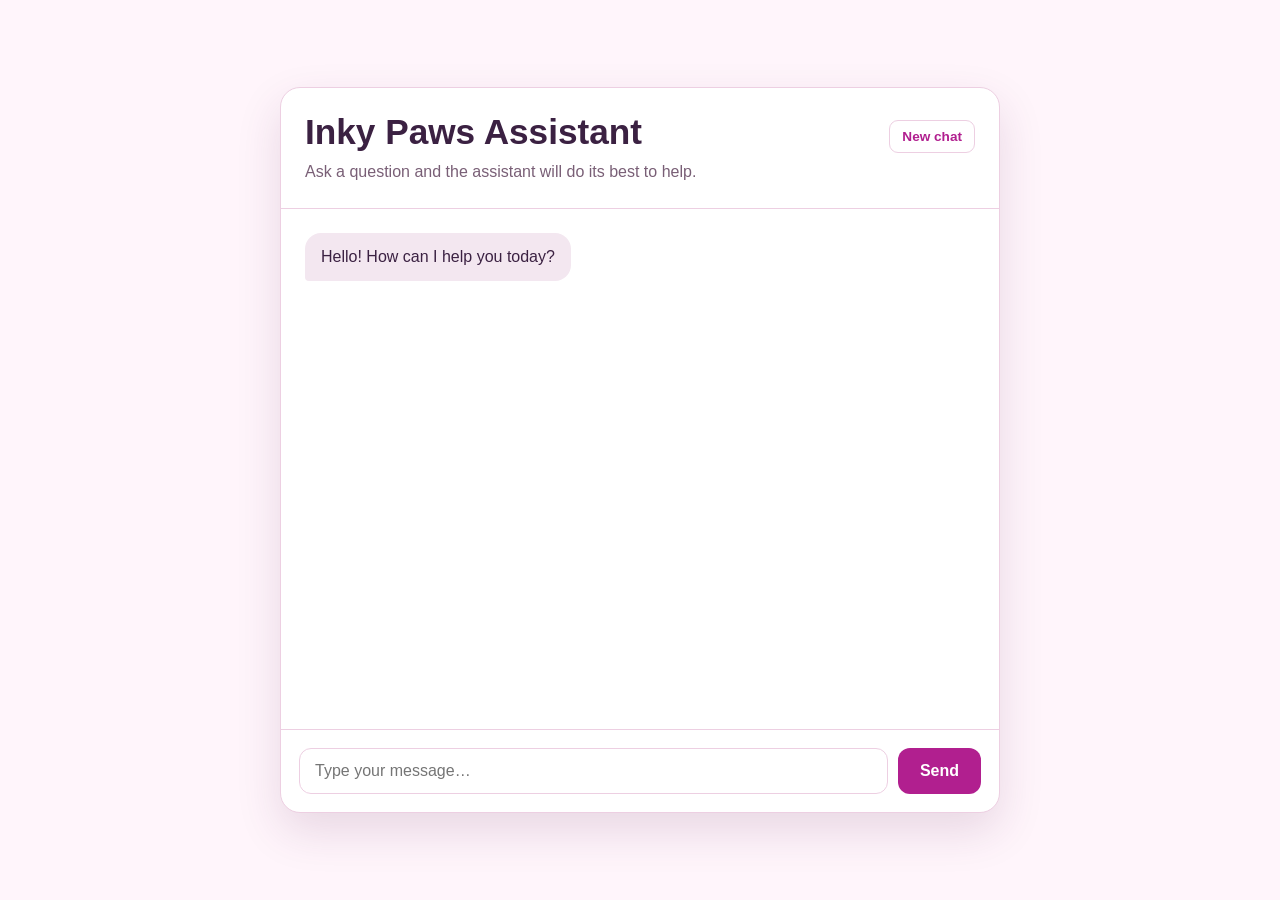
<file: chatbot-test/index.html>
<!DOCTYPE html>
<html lang="en">
<head>
  <meta charset="UTF-8" />
  <meta name="viewport" content="width=device-width, initial-scale=1.0" />
  <meta name="description" content="Test the Inky Paws Assistant chatbot." />
  <title>Inky Paws Assistant</title>
  <link rel="stylesheet" href="style.css" />
</head>
<body>
  <main class="chat-app">
    <header class="chat-header">
      <div class="chat-title-row">
        <h1>Inky Paws Assistant</h1>
        <button id="newChatButton" class="new-chat-button" type="button">New chat</button>
      </div>
      <p>Ask a question and the assistant will do its best to help.</p>
    </header>

    <section id="messageHistory" class="message-history" aria-label="Chat messages" aria-live="polite">
      <div class="message bot-message">Hello! How can I help you today?</div>
    </section>

    <form id="chatForm" class="chat-form">
      <label class="visually-hidden" for="messageInput">Your message</label>
      <input
        id="messageInput"
        name="message"
        type="text"
        placeholder="Type your message…"
        autocomplete="off"
        required
      />
      <button id="sendButton" type="submit">Send</button>
    </form>
  </main>

  <script src="script.js"></script>
</body>
</html>
</file>
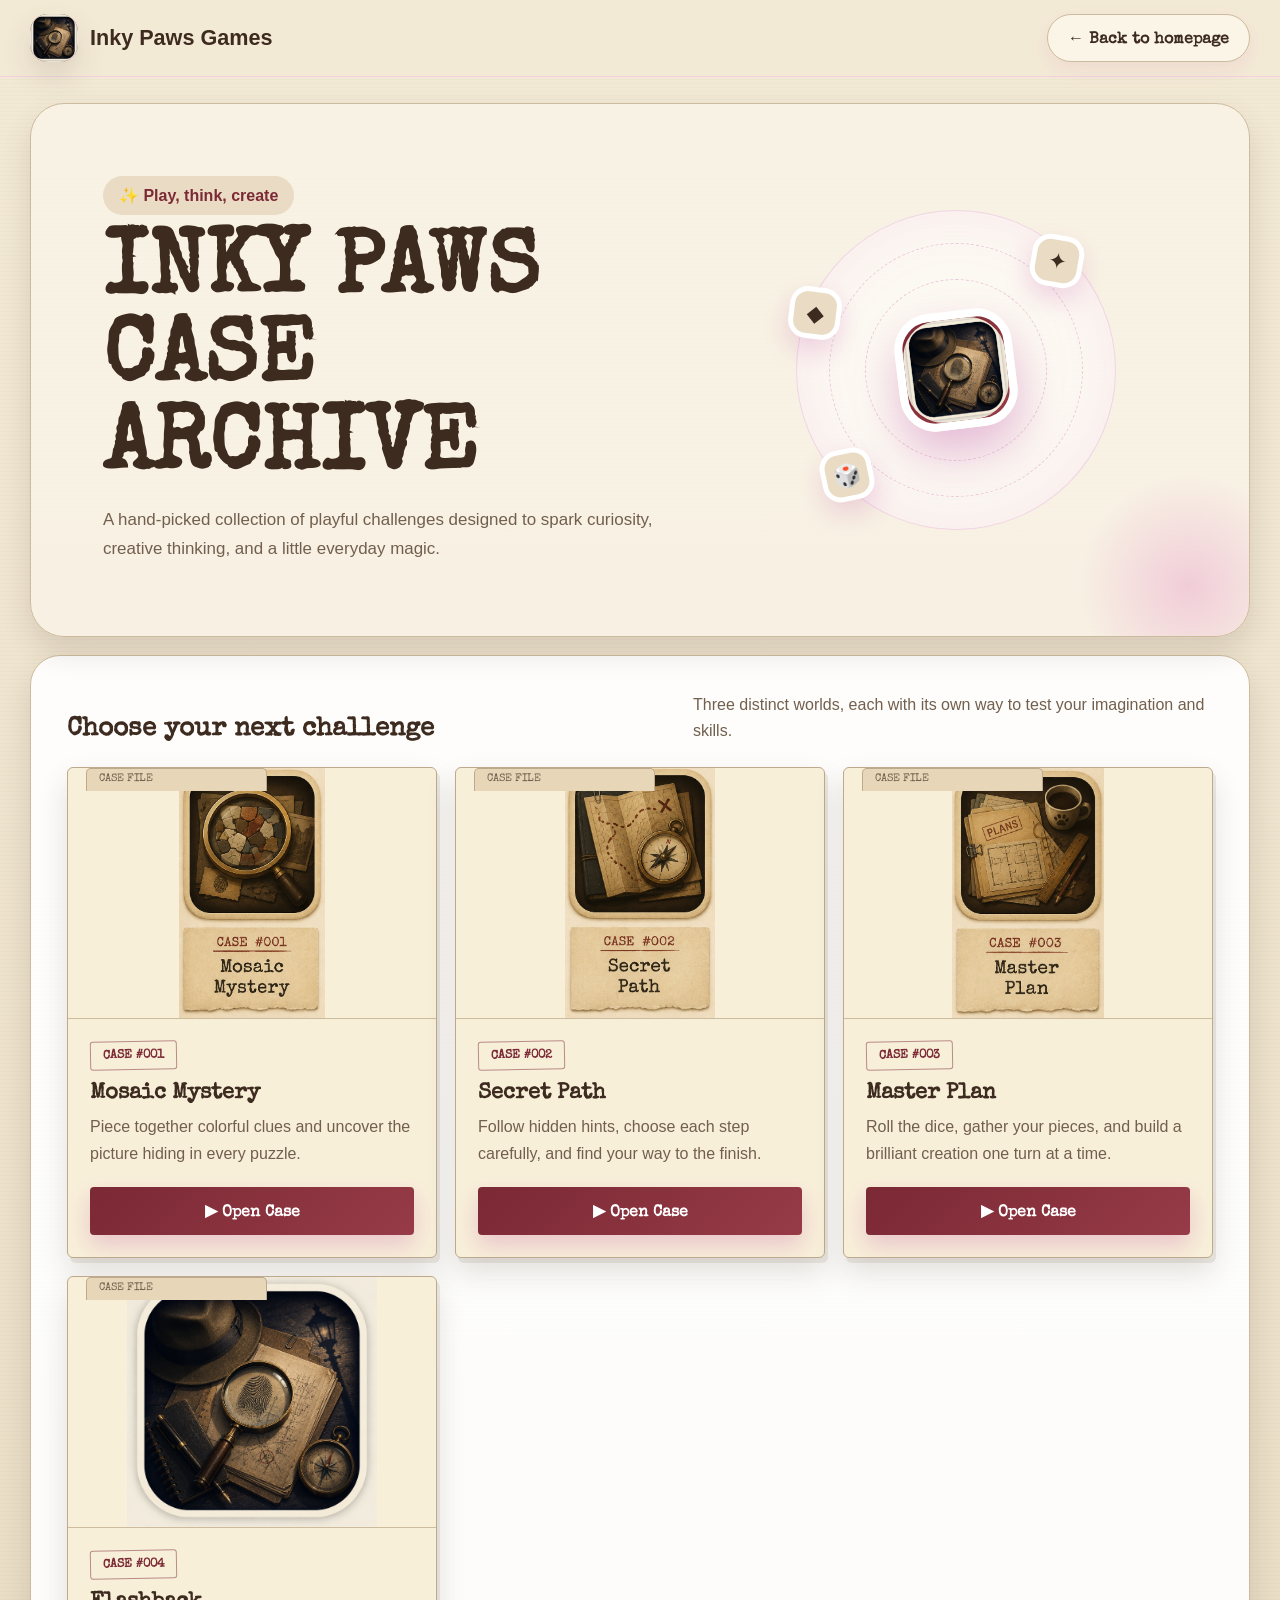
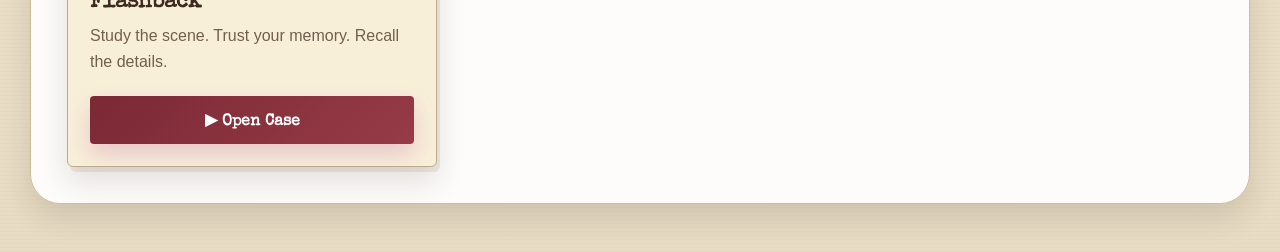
<file: games/index.html>
<!DOCTYPE html>
<html lang="en">
<head>
  <meta charset="UTF-8" />
  <meta name="viewport" content="width=device-width, initial-scale=1.0" />
  <meta name="description" content="Explore playful games from Inky Paws." />
  <title>Games | Inky Paws</title>
  <link rel="preconnect" href="https://fonts.googleapis.com" />
  <link rel="preconnect" href="https://fonts.gstatic.com" crossorigin />
  <link href="https://fonts.googleapis.com/css2?family=Special+Elite&display=swap" rel="stylesheet" />
  <style>
    :root {
      --bg-1: #fff7fb;
      --bg-2: #fff1f7;
      --surface: #ffffff;
      --surface-soft: #fff7fb;
      --text: #3b2142;
      --muted: #7a5a74;
      --accent: #b11f8f;
      --accent-2: #d94bb3;
      --accent-soft: #ffd8ef;
      --chip: #ffe7f3;
      --border: #f3cfe3;
      --shadow: 0 18px 40px rgba(177, 31, 143, 0.12);
      --radius-xl: 30px;
      --radius-lg: 24px;
      --radius-pill: 999px;
    }

    * {
      box-sizing: border-box;
    }

    html {
      scroll-behavior: smooth;
    }

    body {
      min-height: 100vh;
      margin: 0;
      font-family: "Comic Sans MS", "Comic Sans", "Trebuchet MS", Arial, sans-serif;
      color: var(--text);
      background:
        radial-gradient(circle at top left, #ffe5f4 0%, transparent 34%),
        radial-gradient(circle at top right, #ffd9f0 0%, transparent 30%),
        linear-gradient(180deg, var(--bg-1) 0%, var(--bg-2) 100%);
    }

    a {
      color: inherit;
      text-decoration: none;
    }

    .container {
      width: min(1220px, calc(100% - 28px));
      margin: 0 auto;
    }

    .topbar {
      position: sticky;
      top: 0;
      z-index: 10;
      border-bottom: 1px solid rgba(243, 207, 227, 0.9);
      background: rgba(255, 245, 251, 0.82);
      backdrop-filter: blur(12px);
    }

    .topbar-inner {
      min-height: 76px;
      display: flex;
      align-items: center;
      justify-content: space-between;
      gap: 18px;
      padding: 12px 0;
    }

    .brand {
      display: inline-flex;
      align-items: center;
      gap: 12px;
      font-size: 1.35rem;
      font-weight: 700;
    }

    .brand-badge {
      width: 48px;
      height: 48px;
      display: grid;
      place-items: center;
      border-radius: 18px;
      color: white;
      background: linear-gradient(135deg, var(--accent), var(--accent-2));
      box-shadow: var(--shadow);
    }

    .brand-badge img {
      width: 100%;
      height: 100%;
      display: block;
      border-radius: inherit;
      object-fit: contain;
    }

    .home-link,
    .play-button {
      min-height: 48px;
      display: inline-flex;
      align-items: center;
      justify-content: center;
      gap: 8px;
      padding: 12px 20px;
      border-radius: var(--radius-pill);
      font-weight: 700;
      transition: transform 0.16s ease, box-shadow 0.16s ease;
    }

    .home-link {
      border: 1px solid var(--border);
      background: var(--surface);
      box-shadow: 0 8px 20px rgba(177, 31, 143, 0.08);
    }

    .home-link:hover,
    .home-link:focus-visible,
    .play-button:hover,
    .play-button:focus-visible {
      transform: translateY(-2px);
      box-shadow: 0 12px 26px rgba(177, 31, 143, 0.18);
    }

    .home-link:focus-visible,
    .play-button:focus-visible {
      outline: 3px solid var(--accent-soft);
      outline-offset: 3px;
    }

    main {
      padding: 26px 0 48px;
    }

    .hero {
      position: relative;
      overflow: hidden;
      min-height: 430px;
      display: grid;
      grid-template-columns: 1.15fr 0.85fr;
      align-items: center;
      gap: 32px;
      padding: clamp(34px, 6vw, 72px);
      border: 1px solid var(--border);
      border-radius: 34px;
      background:
        radial-gradient(circle at 12% 16%, #ffe2f4 0%, transparent 24%),
        linear-gradient(135deg, #ffffff 0%, #fff5fb 100%);
      box-shadow: var(--shadow);
    }

    .hero::after {
      content: "";
      position: absolute;
      right: -50px;
      bottom: -60px;
      width: 220px;
      height: 220px;
      border-radius: 50%;
      background: radial-gradient(circle, rgba(217, 75, 179, 0.22), transparent 72%);
      pointer-events: none;
    }

    .hero-copy {
      position: relative;
      z-index: 2;
    }

    .hero-kicker {
      display: inline-flex;
      padding: 10px 16px;
      border-radius: var(--radius-pill);
      color: var(--accent);
      background: var(--chip);
      font-weight: 700;
    }

    h1 {
      margin: 16px 0 12px;
      max-width: 760px;
      font-family: "Special Elite", cursive;
      font-size: clamp(3rem, 7vw, 5.7rem);
      line-height: 0.98;
      letter-spacing: -0.045em;
    }

    .hero p {
      max-width: 720px;
      margin: 0;
      color: var(--muted);
      font-size: 1.06rem;
      line-height: 1.7;
    }

    .hero-art {
      position: relative;
      z-index: 1;
      min-height: 290px;
      display: grid;
      place-items: center;
    }

    .hero-orbit {
      width: min(100%, 320px);
      aspect-ratio: 1;
      position: relative;
      display: grid;
      place-items: center;
      border: 1px solid rgba(177, 31, 143, 0.16);
      border-radius: 50%;
      background: rgba(255, 255, 255, 0.52);
      box-shadow: inset 0 0 60px rgba(217, 75, 179, 0.09);
      animation: float 5s ease-in-out infinite;
    }

    .hero-orbit::before,
    .hero-orbit::after {
      content: "";
      position: absolute;
      border: 1px dashed rgba(177, 31, 143, 0.22);
      border-radius: 50%;
    }

    .hero-orbit::before { inset: 32px; }
    .hero-orbit::after { inset: 68px; }

    .hero-symbol {
      position: relative;
      z-index: 2;
      width: 118px;
      height: 118px;
      display: grid;
      place-items: center;
      border: 8px solid white;
      border-radius: 36px;
      color: white;
      background: linear-gradient(135deg, var(--accent), var(--accent-2));
      box-shadow: 0 24px 46px rgba(177, 31, 143, 0.28);
      font-size: 3.8rem;
      transform: rotate(-7deg);
    }

    .hero-symbol img {
      width: 100%;
      height: 100%;
      display: block;
      border-radius: inherit;
      object-fit: contain;
    }

    .orbit-dot {
      position: absolute;
      display: grid;
      place-items: center;
      width: 52px;
      height: 52px;
      border: 5px solid white;
      border-radius: 18px;
      background: var(--chip);
      box-shadow: 0 12px 26px rgba(177, 31, 143, 0.16);
      font-size: 1.4rem;
    }

    .orbit-dot.one { top: 24px; right: 32px; transform: rotate(10deg); }
    .orbit-dot.two { bottom: 28px; left: 24px; transform: rotate(-12deg); }
    .orbit-dot.three { top: 76px; left: -8px; transform: rotate(7deg); }

    @keyframes float {
      0%, 100% { transform: translateY(0); }
      50% { transform: translateY(-10px); }
    }

    .games-section {
      margin-top: 18px;
      padding: clamp(22px, 4vw, 36px);
      border: 1px solid var(--border);
      border-radius: var(--radius-xl);
      background: rgba(255, 255, 255, 0.92);
      box-shadow: var(--shadow);
    }

    .section-heading {
      margin: 0;
      font-size: 1.65rem;
    }

    .section-intro {
      display: flex;
      align-items: end;
      justify-content: space-between;
      gap: 20px;
      margin-bottom: 24px;
    }

    .section-intro p {
      max-width: 520px;
      margin: 0;
      color: var(--muted);
      line-height: 1.6;
    }

    .game-grid {
      display: grid;
      grid-template-columns: repeat(3, minmax(0, 1fr));
      gap: 18px;
    }

    .game-card {
      position: relative;
      overflow: hidden;
      display: flex;
      flex-direction: column;
      border: 1px solid var(--border);
      border-radius: var(--radius-lg);
      background: var(--surface);
      box-shadow: 0 12px 28px rgba(177, 31, 143, 0.1);
      transition: transform 0.28s ease, box-shadow 0.28s ease, border-color 0.28s ease;
    }

    .game-card:hover {
      transform: translateY(-8px);
      border-color: rgba(177, 31, 143, 0.28);
      box-shadow: 0 24px 46px rgba(177, 31, 143, 0.18);
    }

    .game-illustration {
      min-height: 250px;
      position: relative;
      overflow: hidden;
      border-bottom: 1px solid var(--border);
    }

    .game-cover {
      width: 100%;
      height: 250px;
      display: block;
      object-fit: contain;
      image-rendering: auto;
    }

    .category {
      display: inline-flex;
      align-items: center;
      padding: 7px 12px;
      margin-bottom: 13px;
      border-radius: var(--radius-pill);
      color: var(--accent);
      background: var(--chip);
      font-size: 0.78rem;
      font-weight: 700;
      letter-spacing: 0.06em;
      text-transform: uppercase;
    }

    .game-content {
      flex: 1;
      display: flex;
      flex-direction: column;
      align-items: flex-start;
      padding: 22px;
    }

    .game-content h2 {
      margin: 0 0 10px;
      font-family: "Special Elite", cursive;
      font-size: 1.35rem;
    }

    .game-content p {
      margin: 0 0 20px;
      color: var(--muted);
      line-height: 1.65;
    }

    /* Detective case archive theme. */
    :root {
      --bg-1: #f3ead6;
      --bg-2: #e8dcc4;
      --surface: #fbf5e8;
      --surface-soft: #f4ead6;
      --text: #3d2b20;
      --muted: #725f4e;
      --accent: #7b2935;
      --accent-2: #963b47;
      --accent-soft: #ddc2b8;
      --chip: #eadcc4;
      --border: #cdbb9d;
      --shadow: 0 14px 30px rgba(61, 43, 32, 0.14);
    }

    body {
      background-color: var(--bg-1);
      background-image:
        repeating-linear-gradient(0deg, rgba(86, 62, 42, 0.025) 0, rgba(86, 62, 42, 0.025) 1px, transparent 1px, transparent 4px),
        linear-gradient(180deg, var(--bg-1), var(--bg-2));
    }

    h1,
    .section-heading,
    .game-content h2,
    .category,
    .home-link,
    .play-button {
      font-family: "Special Elite", cursive;
      letter-spacing: 0;
    }

    .topbar { background: rgba(243, 234, 214, 0.92); }
    .hero { background: rgba(251, 245, 232, 0.82); }
    .hero::before { border-color: rgba(123, 41, 53, 0.18); }

    .game-card {
      border-color: #bda98b;
      border-radius: 6px;
      background: #f8efd9;
      box-shadow: 3px 5px 0 rgba(91, 67, 45, 0.1), var(--shadow);
    }

    .game-card::before {
      content: "CASE FILE";
      width: 42%;
      height: 18px;
      position: absolute;
      z-index: 2;
      top: 0;
      left: 18px;
      padding: 4px 12px 0;
      border: 1px solid #bda98b;
      border-bottom: 0;
      border-radius: 5px 5px 0 0;
      color: var(--muted);
      background: #e7d7b8;
      font-family: "Special Elite", cursive;
      font-size: 0.7rem;
    }

    .category {
      border: 1px solid rgba(123, 41, 53, 0.5);
      border-radius: 3px;
      color: var(--accent);
      background: transparent;
      transform: rotate(-1deg);
    }

    .play-button { border-radius: 4px; }

    .play-button {
      width: 100%;
      margin-top: auto;
      color: white;
      background: linear-gradient(135deg, var(--accent), var(--accent-2));
      box-shadow: 0 10px 22px rgba(177, 31, 143, 0.2);
    }

    @media (max-width: 900px) {
      .hero {
        grid-template-columns: 1fr;
      }

      .hero-art {
        min-height: 250px;
      }

      .game-grid {
        grid-template-columns: repeat(2, minmax(0, 1fr));
      }
    }

    @media (max-width: 640px) {
      .topbar-inner {
        align-items: stretch;
        flex-direction: column;
      }

      .home-link {
        width: 100%;
      }

      .hero,
      .games-section {
        padding: 22px;
        border-radius: 26px;
      }

      .hero-art {
        display: none;
      }

      .hero {
        min-height: 360px;
      }

      .section-intro {
        align-items: flex-start;
        flex-direction: column;
      }

      .game-grid {
        grid-template-columns: 1fr;
      }
    }

    @media (prefers-reduced-motion: reduce) {
      *, *::before, *::after {
        scroll-behavior: auto !important;
        animation-duration: 0.01ms !important;
        animation-iteration-count: 1 !important;
        transition-duration: 0.01ms !important;
      }
    }
  </style>
</head>
<body>
  <header class="topbar">
    <div class="container topbar-inner">
      <div class="brand">
        <span class="brand-badge" aria-hidden="true"><img src="assets/icons/detective-icon.png" alt="" /></span>
        <span>Inky Paws Games</span>
      </div>
      <a class="home-link" href="../index.html">← Back to homepage</a>
    </div>
  </header>

  <main>
    <div class="container">
      <section class="hero" aria-labelledby="page-title">
        <div class="hero-copy">
          <span class="hero-kicker">✨ Play, think, create</span>
          <h1 id="page-title">INKY PAWS<br />CASE ARCHIVE</h1>
          <p>A hand-picked collection of playful challenges designed to spark curiosity, creative thinking, and a little everyday magic.</p>
        </div>
        <div class="hero-art" aria-hidden="true">
          <div class="hero-orbit">
            <div class="hero-symbol"><img src="assets/icons/detective-icon.png" alt="" /></div>
            <span class="orbit-dot one">✦</span>
            <span class="orbit-dot two">🎲</span>
            <span class="orbit-dot three">◆</span>
          </div>
        </div>
      </section>

      <section class="games-section" aria-labelledby="games-heading">
        <div class="section-intro">
          <h2 class="section-heading" id="games-heading">Choose your next challenge</h2>
          <p>Three distinct worlds, each with its own way to test your imagination and skills.</p>
        </div>

        <div class="game-grid">
          <article class="game-card">
            <div class="game-illustration">
              <img class="game-cover" src="assets/icons/mosaic-mystery-icon.png" alt="Mosaic Mystery icon" />
            </div>
            <div class="game-content">
              <span class="category">CASE #001</span>
              <h2>Mosaic Mystery</h2>
              <p>Piece together colorful clues and uncover the picture hiding in every puzzle.</p>
              <a class="play-button" href="mosaic-mystery/index.html" aria-label="Open Mosaic Mystery case">▶ Open Case</a>
            </div>
          </article>

          <article class="game-card">
            <div class="game-illustration">
              <img class="game-cover" src="assets/icons/secret-path-icon.png" alt="Secret Path icon" />
            </div>
            <div class="game-content">
              <span class="category">CASE #002</span>
              <h2>Secret Path</h2>
              <p>Follow hidden hints, choose each step carefully, and find your way to the finish.</p>
              <a class="play-button" href="secret-path/index.html" aria-label="Open Secret Path case">▶ Open Case</a>
            </div>
          </article>

          <article class="game-card">
            <div class="game-illustration">
              <img class="game-cover" src="assets/icons/master-plan-icon.png" alt="Master Plan icon" />
            </div>
            <div class="game-content">
              <span class="category">CASE #003</span>
              <h2>Master Plan</h2>
              <p>Roll the dice, gather your pieces, and build a brilliant creation one turn at a time.</p>
              <a class="play-button" href="dice-architect/index.html" aria-label="Open Master Plan case">▶ Open Case</a>
            </div>
          </article>

          <article class="game-card">
            <div class="game-illustration">
              <img class="game-cover" src="assets/icons/detective-icon.png" alt="Flashback icon" />
            </div>
            <div class="game-content">
              <span class="category">CASE #004</span>
              <h2>Flashback</h2>
              <p>Study the scene. Trust your memory. Recall the details.</p>
              <a class="play-button" href="flashback/index.html" aria-label="Open Flashback case">▶ Open Case</a>
            </div>
          </article>
        </div>
      </section>
    </div>
  </main>
</body>
</html>
</file>
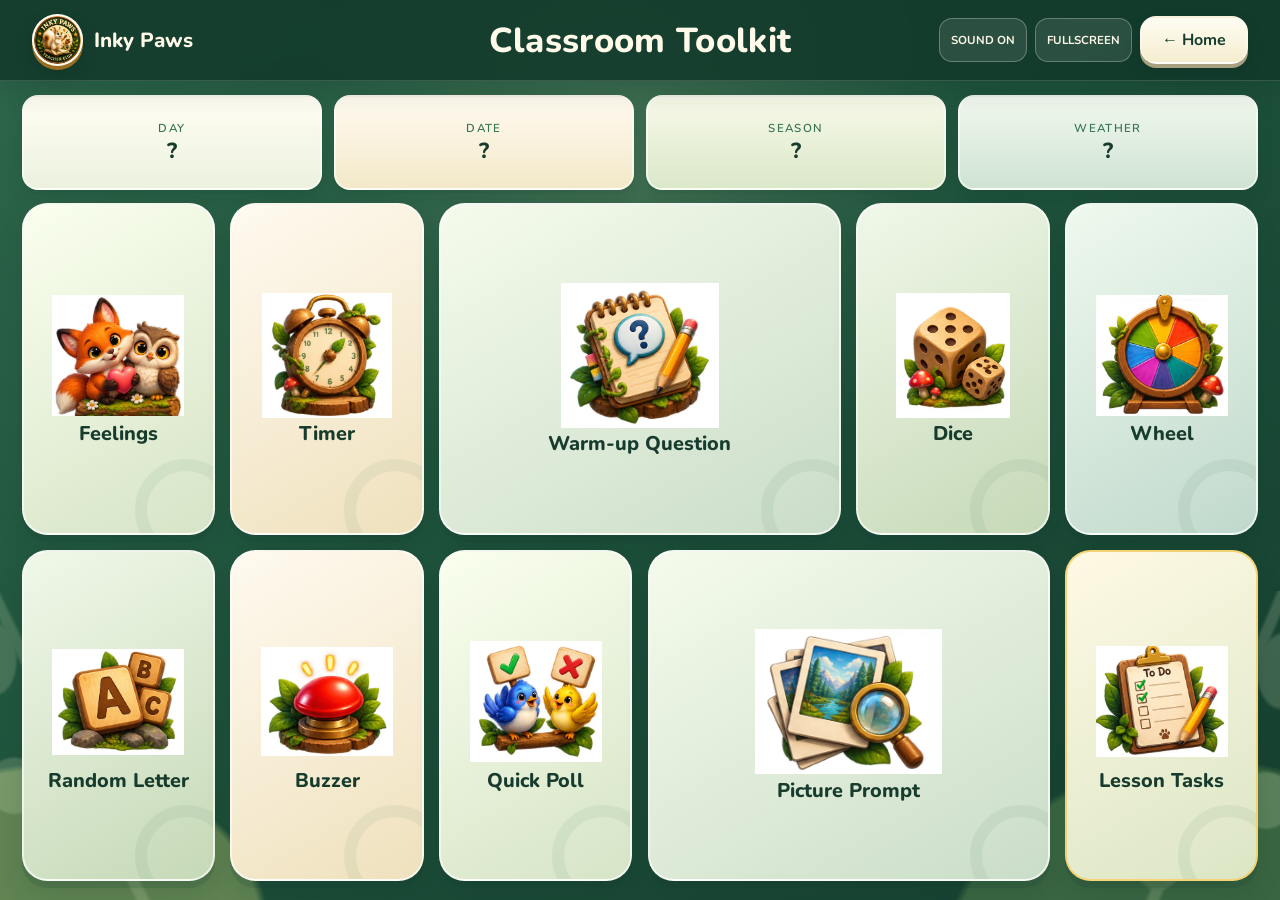
<file: teacher-tools/index.html>
<!DOCTYPE html>
<html lang="en-US">
<head>
  <meta charset="UTF-8" />
  <meta name="viewport" content="width=device-width, initial-scale=1.0" />
  <meta name="description" content="Classroom tools for Inky Paws teachers." />
  <title>Inky Paws | Classroom Toolkit</title>
  <link rel="preconnect" href="https://fonts.googleapis.com" />
  <link rel="preconnect" href="https://fonts.gstatic.com" crossorigin />
  <link href="https://fonts.googleapis.com/css2?family=Nunito:wght@600;700;800&amp;display=swap" rel="stylesheet" />
  <link rel="stylesheet" href="style.css" />
</head>
<body>
  <header class="topbar">
    <a class="brand" href="../index.html" aria-label="Back to the Inky Paws homepage">
      <img class="brand-badge" src="assets/images/inky-paws-logo.png" alt="" aria-hidden="true" />
      <span>Inky Paws</span>
    </a>
    <h1>Classroom Toolkit</h1>
    <div class="header-actions">
      <button type="button" class="header-control" id="sound-toggle">SOUND ON</button>
      <button type="button" class="header-control" id="fullscreen-toggle">FULLSCREEN</button>
      <a class="home-link" href="../index.html">← Home</a>
    </div>
  </header>

  <main class="dashboard">
    <section class="info-bar" aria-label="Classroom information">
      <button type="button" class="info-item" data-tool="Day"><span>Day</span><strong id="day-value">?</strong></button>
      <button type="button" class="info-item" data-tool="Date"><span>Date</span><strong id="date-value">?</strong></button>
      <button type="button" class="info-item" data-tool="Season"><span>Season</span><strong id="season-value">?</strong></button>
      <button type="button" class="info-item" data-tool="Weather"><span>Weather</span><strong id="weather-value">?</strong></button>
    </section>

    <section class="tool-grid" aria-label="Teacher tools">
      <button type="button" class="tool-tile tile-feelings" data-tool="Feelings"><img class="tile-icon" src="assets/images/feelings.png" alt="" aria-hidden="true" /><span>Feelings</span><small class="tool-status" id="feeling-value" hidden></small></button>
      <button type="button" class="tool-tile tile-timer" data-tool="Timer"><img class="tile-icon" src="assets/images/timer.png" alt="" aria-hidden="true" /><span>Timer</span></button>
      <button type="button" class="tool-tile tile-warmup wide" data-tool="Warm-up Question"><img class="tile-icon" src="assets/images/warm-up-question.png" alt="" aria-hidden="true" /><span>Warm-up Question</span></button>
      <button type="button" class="tool-tile tile-dice" data-tool="Dice"><img class="tile-icon" src="assets/images/dice.png" alt="" aria-hidden="true" /><span>Dice</span></button>
      <button type="button" class="tool-tile tile-wheel" data-tool="Wheel"><img class="tile-icon" src="assets/images/wheel.png" alt="" aria-hidden="true" /><span>Wheel</span></button>
      <button type="button" class="tool-tile tile-letter" data-tool="Random Letter"><img class="tile-icon" src="assets/images/random-letter.png" alt="" aria-hidden="true" /><span>Random Letter</span></button>
      <button type="button" class="tool-tile tile-buzzer" data-tool="Buzzer"><img class="tile-icon" src="assets/images/buzzer.png" alt="" aria-hidden="true" /><span>Buzzer</span></button>
      <button type="button" class="tool-tile tile-poll" data-tool="Quick Poll"><img class="tile-icon" src="assets/images/quick-poll.png" alt="" aria-hidden="true" /><span>Quick Poll</span></button>
      <button type="button" class="tool-tile tile-picture wide" data-tool="Picture Prompt"><img class="tile-icon" src="assets/images/picture-prompt.png" alt="" aria-hidden="true" /><span>Picture Prompt</span></button>
      <button type="button" class="tool-tile tile-prompt lesson-tasks-tile" data-tool="Lesson Tasks">
        <img class="tile-icon" src="assets/images/lesson-tasks.png" alt="" aria-hidden="true" /><span>Lesson Tasks</span>
        <span class="tile-lesson-preview" id="lesson-tile-preview" hidden></span>
      </button>
    </section>
  </main>

  <div class="tool-overlay" id="tool-overlay" role="dialog" aria-modal="true" aria-labelledby="overlay-title" hidden>
    <div class="overlay-panel">
      <h2 id="overlay-title"></h2>
      <div class="overlay-content" id="overlay-content"><p>Tool coming next</p></div>
      <button type="button" class="close-button" id="close-overlay">← Back to Dashboard</button>
    </div>
  </div>

  <script src="data/warmup-questions.js"></script>
  <script src="data/picture-prompts.js"></script>
  <script src="script.js"></script>
</body>
</html>
</file>
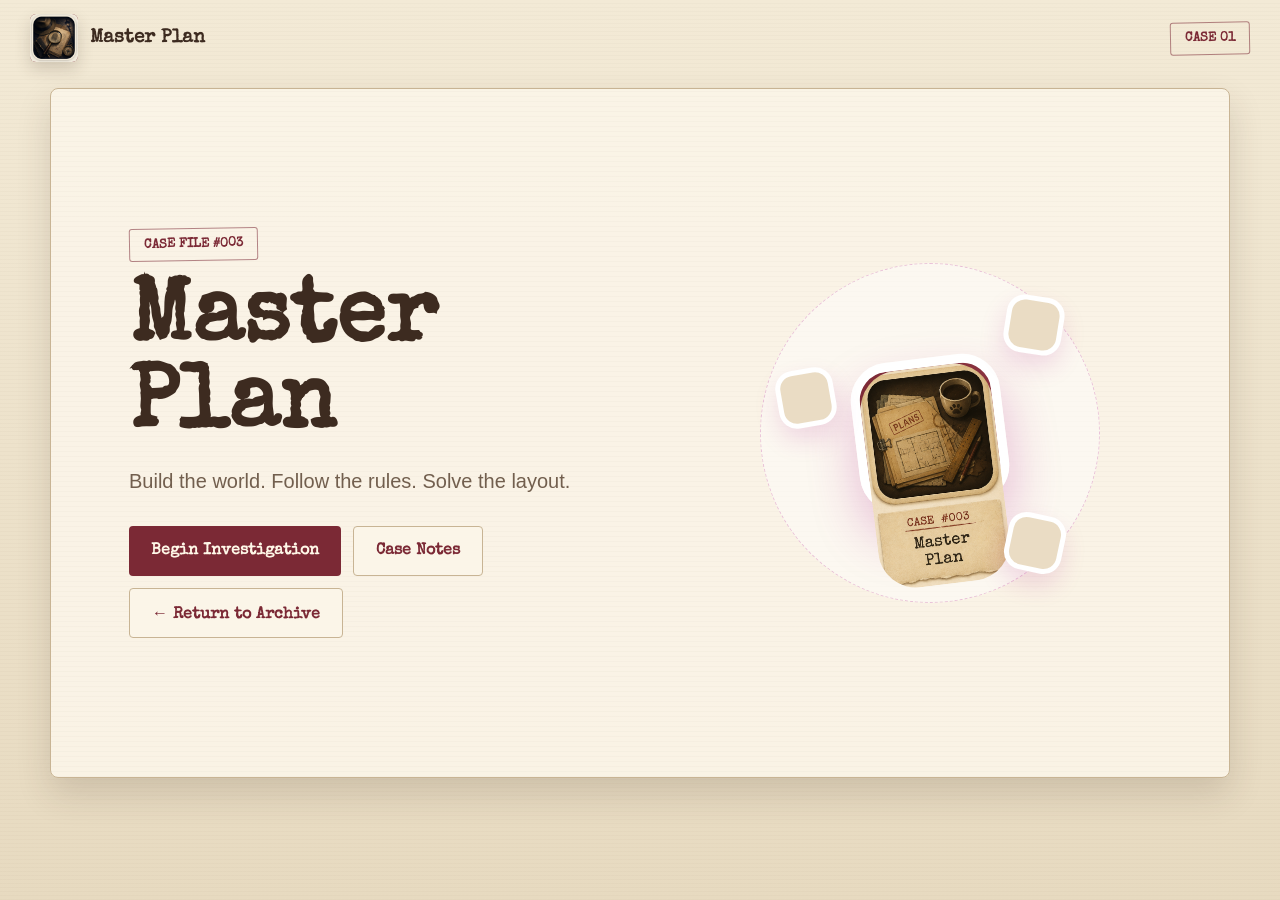
<file: games/dice-architect/index.html>
<!DOCTYPE html>
<html lang="en">
<head>
  <meta charset="UTF-8" />
  <meta name="viewport" content="width=device-width, initial-scale=1.0" />
  <meta name="description" content="Master Plan — build the world, follow the rules, and solve the layout." />
  <title>Master Plan | Inky Paws Games</title>
  <link rel="preconnect" href="https://fonts.googleapis.com" />
  <link rel="preconnect" href="https://fonts.gstatic.com" crossorigin />
  <link href="https://fonts.googleapis.com/css2?family=Special+Elite&display=swap" rel="stylesheet" />
  <link rel="stylesheet" href="styles.css" />
</head>
<body>
  <header class="game-header">
    <a class="brand" href="../index.html" aria-label="Back to Games Library">
      <span class="brand-mark" aria-hidden="true"><img src="../assets/icons/detective-icon.png" alt="" /></span>
      <span>Master Plan</span>
    </a>
    <span id="levelLabel" class="level-label">CASE 01</span>
  </header>

  <main class="game-shell">
    <section id="startScreen" class="screen start-screen active" aria-labelledby="gameTitle">
      <div class="start-copy">
        <span class="eyebrow">CASE FILE #003</span>
        <h1 id="gameTitle">Master Plan</h1>
        <p>Build the world. Follow the rules. Solve the layout.</p>
        <div class="button-stack">
          <button id="startButton" class="button button-primary" type="button">Begin Investigation</button>
          <button id="howButton" class="button button-secondary" type="button">Case Notes</button>
          <a class="button button-ghost" href="../index.html">← Return to Archive</a>
        </div>
      </div>
      <div class="start-art" aria-hidden="true">
        <div class="architect-orbit">
          <span class="blueprint-tile main-tile"><img src="../assets/icons/master-plan-icon.png" alt="" /></span>
          <span class="mini-block block-one"></span>
          <span class="mini-block block-two"></span>
          <span class="mini-block block-three"></span>
        </div>
      </div>
    </section>

    <section id="gameScreen" class="screen game-screen" aria-live="polite">
      <div class="stage-heading">
        <span id="themeLabel" class="eyebrow"></span>
        <h2 id="levelTitle"></h2>
        <p>Drag every object onto the board, then check your layout.</p>
      </div>

      <div class="play-layout">
        <aside class="rules-card" aria-labelledby="rulesHeading">
          <h3 id="rulesHeading">Building Rules</h3>
          <ol id="rulesList"></ol>
        </aside>

        <div class="workspace">
          <div id="board" class="board" aria-label="Five by five building board"></div>
          <div class="action-row">
            <button id="resetButton" class="button button-secondary" type="button">Reset</button>
            <button id="checkButton" class="button button-primary" type="button">Check Layout</button>
          </div>
          <p id="feedback" class="feedback" role="status"></p>
        </div>

        <aside class="tray-card" aria-labelledby="trayHeading">
          <div class="tray-heading">
            <h3 id="trayHeading">Object Tiles</h3>
            <span id="placedCount">0 / 0</span>
          </div>
          <div id="tileTray" class="tile-tray" aria-label="Object tile tray"></div>
          <p>Drag placed tiles back here to return them.</p>
        </aside>
      </div>
    </section>

    <section id="completeScreen" class="screen complete-screen" aria-labelledby="completeTitle">
      <div class="complete-mark" aria-hidden="true">✓</div>
      <span class="eyebrow">Blueprint approved</span>
      <h2 id="completeTitle">Level Complete</h2>
      <p id="successText"></p>
      <div class="button-stack centered-actions">
        <button id="nextButton" class="button button-primary" type="button">Next Level</button>
      </div>
    </section>

    <section id="endingScreen" class="screen complete-screen" aria-labelledby="endingTitle">
      <div class="complete-mark master-mark" aria-hidden="true">★</div>
      <span class="eyebrow">Every blueprint approved</span>
      <h2 id="endingTitle">MASTER ARCHITECT</h2>
      <p>All three layouts completed.</p>
      <div class="button-stack centered-actions">
        <button id="playAgainButton" class="button button-primary" type="button">Play Again</button>
        <a class="button button-ghost" href="../index.html">← Back to Games</a>
      </div>
    </section>
  </main>

  <div id="howModal" class="modal" aria-hidden="true">
    <div class="modal-card" role="dialog" aria-modal="true" aria-labelledby="howTitle">
      <button id="closeHowButton" class="modal-close" type="button" aria-label="Close instructions">×</button>
      <span class="eyebrow">Investigator Briefing</span>
      <h2 id="howTitle">Case Notes</h2>
      <p>Build the correct layout by following every rule.</p>
      <ol>
        <li>Read the building rules carefully.</li>
        <li>Drag the picture tiles onto the board.</li>
        <li>Place every required object.</li>
        <li>Make sure all rules are satisfied.</li>
        <li>Press Check Layout when you are ready.</li>
      </ol>
      <p>If something is wrong, fix the layout and try again.</p>
      <button id="understoodButton" class="button button-primary" type="button">Got it!</button>
    </div>
  </div>

  <script src="sound-manager.js"></script>
  <script src="script.js"></script>
</body>
</html>
</file>
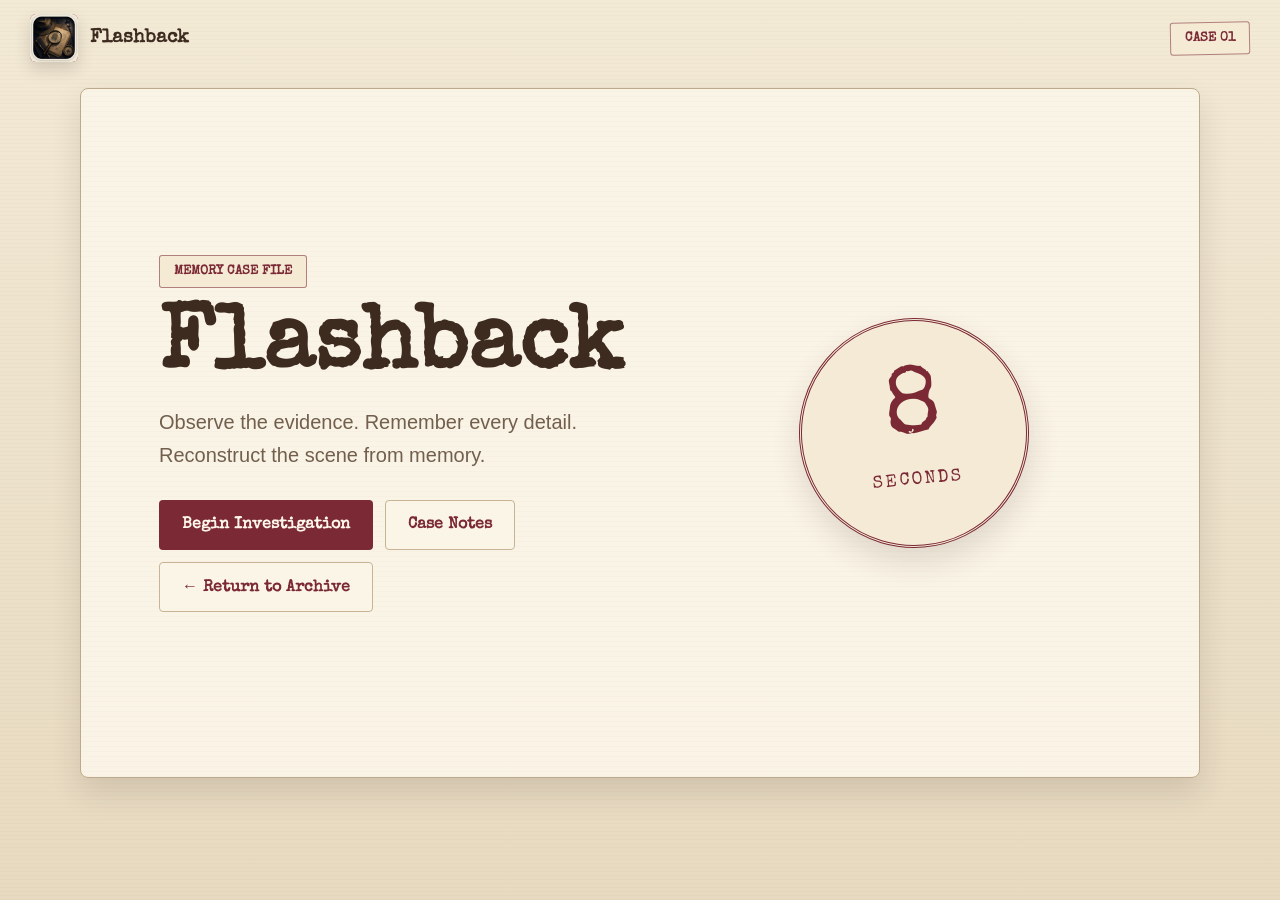
<file: games/flashback/index.html>
<!DOCTYPE html>
<html lang="en">
<head>
  <meta charset="UTF-8" />
  <meta name="viewport" content="width=device-width, initial-scale=1.0" />
  <meta name="description" content="Flashback — study each scene, then solve the case from memory." />
  <title>Flashback | Inky Paws Games</title>
  <link rel="preconnect" href="https://fonts.googleapis.com" />
  <link rel="preconnect" href="https://fonts.gstatic.com" crossorigin />
  <link href="https://fonts.googleapis.com/css2?family=Special+Elite&display=swap" rel="stylesheet" />
  <link rel="stylesheet" href="styles.css" />
</head>
<body>
  <header class="game-header">
    <a class="brand" href="../index.html" aria-label="Back to Games Library">
      <span class="brand-mark" aria-hidden="true"><img src="../assets/icons/detective-icon.png" alt="" /></span>
      <span>Flashback</span>
    </a>
    <span id="levelLabel" class="level-label" hidden>CASE 01</span>
  </header>

  <main class="game-shell">
    <section id="startScreen" class="screen start-screen active" aria-labelledby="gameTitle">
      <div class="start-copy">
        <span class="eyebrow">MEMORY CASE FILE</span>
        <h1 id="gameTitle">Flashback</h1>
        <p>Observe the evidence. Remember every detail. Reconstruct the scene from memory.</p>
        <div class="button-stack">
          <button id="startButton" class="button button-primary" type="button">Begin Investigation</button>
          <button id="howButton" class="button button-secondary" type="button">Case Notes</button>
          <a class="button button-ghost" href="../index.html">← Return to Archive</a>
        </div>
      </div>
      <div class="start-art" aria-hidden="true">
        <div class="archive-emblem"><span>8</span><small>SECONDS</small></div>
      </div>
    </section>

    <section id="observationScreen" class="screen observation-screen" aria-labelledby="observationTitle">
      <img id="sceneImage" class="scene-image" alt="" />
      <div class="observation-bar">
        <div><span class="eyebrow">Observe the evidence</span><h2 id="observationTitle"></h2></div>
        <div class="timer" aria-live="polite"><span id="timerValue">8</span><small>SECONDS</small></div>
      </div>
      <div id="fadeCurtain" class="fade-curtain" aria-hidden="true"></div>
    </section>

    <section id="questionScreen" class="screen question-screen" aria-labelledby="questionTitle">
      <nav class="progress" aria-label="Question progress">
        <span id="questionProgress">QUESTION 1 OF 5</span>
        <div class="progress-track"><span id="progressFill"></span></div>
      </nav>
      <article class="case-card">
        <div class="stage-heading">
          <span id="caseName" class="eyebrow"></span>
          <h2 id="questionTitle"></h2>
          <p>Choose the detail you remember from the scene.</p>
        </div>
        <form id="questionForm">
          <fieldset><legend class="visually-hidden">Answer choices</legend><div id="answersList" class="answers-list"></div></fieldset>
          <p id="feedback" class="feedback" role="status"></p>
          <button id="nextQuestionButton" class="button button-primary" type="submit" hidden disabled>Next Question</button>
        </form>
      </article>
    </section>

    <section id="resultScreen" class="screen result-screen" aria-labelledby="resultTitle">
      <div class="case-stamp" aria-hidden="true">✓</div>
      <span class="eyebrow">MEMORY REPORT FILED</span>
      <h2 id="resultTitle">Case Solved</h2>
      <div class="result-stats">
        <div><span id="correctCount">0 / 5</span><small>Correct answers</small></div>
        <div><span id="accuracyValue">0%</span><small>Accuracy</small></div>
      </div>
      <p id="resultMessage"></p>
      <div class="button-stack result-actions">
        <button id="nextCaseButton" class="button button-primary" type="button">Next Case</button>
        <a class="button button-ghost" href="../index.html">← Return to Archive</a>
      </div>
    </section>
  </main>

  <div id="howModal" class="modal" aria-hidden="true">
    <div class="modal-card" role="dialog" aria-modal="true" aria-labelledby="howTitle">
      <button id="closeHowButton" class="modal-close" type="button" aria-label="Close instructions">×</button>
      <span class="eyebrow">Investigator Briefing</span>
      <h2 id="howTitle">Case Notes</h2>
      <ol><li>Study the full scene for eight seconds.</li><li>When the scene disappears, answer five questions from memory.</li><li>Each question has one correct answer.</li><li>Complete all three case files.</li></ol>
      <button id="understoodButton" class="button button-primary" type="button">Got it!</button>
    </div>
  </div>

  <script src="../mosaic-mystery/sound-manager.js"></script>
  <script src="questions.js"></script>
  <script src="script.js"></script>
</body>
</html>
</file>
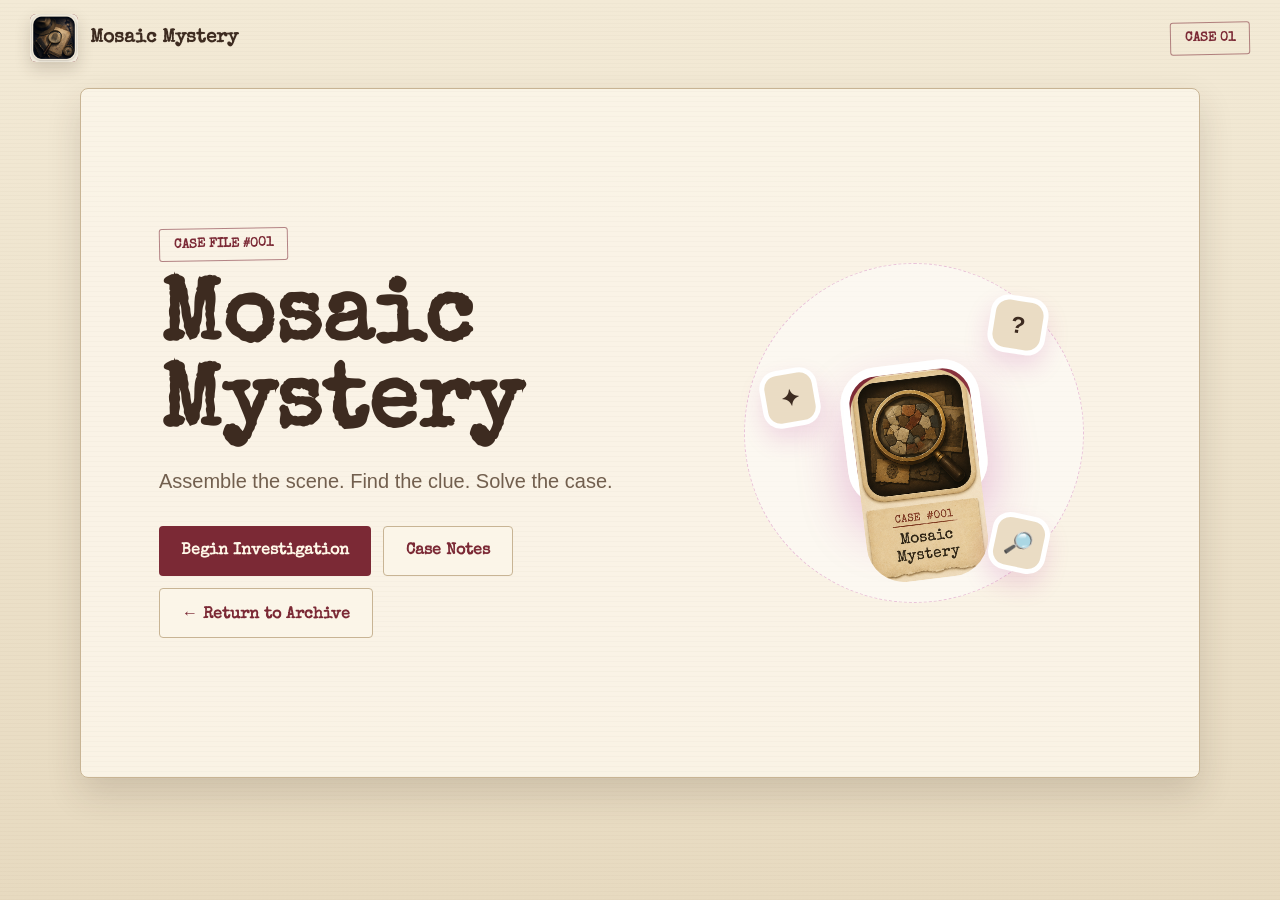
<file: games/mosaic-mystery/index.html>
<!DOCTYPE html>
<html lang="en">
<head>
  <meta charset="UTF-8" />
  <meta name="viewport" content="width=device-width, initial-scale=1.0" />
  <meta name="description" content="Mosaic Mystery — assemble the scene, find the clue, and solve the case." />
  <title>Mosaic Mystery | Inky Paws Games</title>
  <link rel="preconnect" href="https://fonts.googleapis.com" />
  <link rel="preconnect" href="https://fonts.gstatic.com" crossorigin />
  <link href="https://fonts.googleapis.com/css2?family=Special+Elite&display=swap" rel="stylesheet" />
  <link rel="stylesheet" href="styles.css" />
</head>
<body>
  <header class="game-header">
    <a class="brand" href="../index.html" aria-label="Back to Games Library">
      <span class="brand-mark" aria-hidden="true"><img src="../assets/icons/detective-icon.png" alt="" /></span>
      <span>Mosaic Mystery</span>
    </a>
    <span id="levelLabel" class="level-label" hidden>CASE 01</span>
  </header>

  <main class="game-shell">
    <!-- Start screen -->
    <section id="startScreen" class="screen start-screen active" aria-labelledby="gameTitle">
      <div class="start-copy">
        <span class="eyebrow">CASE FILE #001</span>
        <h1 id="gameTitle">Mosaic Mystery</h1>
        <p>Assemble the scene. Find the clue. Solve the case.</p>
        <div class="button-stack">
          <button id="startButton" class="button button-primary" type="button">Begin Investigation</button>
          <button id="howButton" class="button button-secondary" type="button">Case Notes</button>
          <a class="button button-ghost" href="../index.html">← Return to Archive</a>
        </div>
      </div>
      <div class="start-art" aria-hidden="true">
        <div class="mosaic-orbit">
          <span class="main-tile"><img src="../assets/icons/mosaic-mystery-icon.png" alt="" /></span>
          <span class="mini-tile tile-one">?</span>
          <span class="mini-tile tile-two">✦</span>
          <span class="mini-tile tile-three">🔎</span>
        </div>
      </div>
    </section>

    <!-- Reusable game stage. JavaScript changes its content for every level. -->
    <section id="gameScreen" class="screen game-screen" aria-live="polite">
      <div class="progress" aria-label="Case progress">
        <span class="progress-step active" data-progress="puzzle">1 <b>Puzzle</b></span>
        <span class="progress-line"></span>
        <span class="progress-step" data-progress="clue">2 <b>Clue</b></span>
        <span class="progress-line"></span>
        <span class="progress-step" data-progress="question">3 <b>Solve</b></span>
      </div>

      <div class="stage-card">
        <div class="stage-heading">
          <span id="stageKicker" class="eyebrow">Rebuild the evidence</span>
          <h2 id="stageTitle">Assemble the scene</h2>
          <p id="stageInstruction">Select two tiles to swap them, or drag one tile onto another.</p>
        </div>

        <div id="puzzleStage" class="stage-panel active">
          <div id="puzzleBoard" class="puzzle-board" aria-label="Four by four picture puzzle"></div>
          <p id="puzzleFeedback" class="feedback" role="status"></p>
          <button id="puzzleContinue" class="button button-primary continue-button" type="button" disabled>Continue</button>
        </div>

        <div id="clueStage" class="stage-panel">
          <div id="clueScene" class="clue-scene" aria-label="Completed mystery scene"></div>
          <p id="clueFeedback" class="feedback" role="status">Study the scene and click the important clue.</p>
          <button id="clueContinue" class="button button-primary continue-button" type="button" disabled>Continue</button>
        </div>

        <div id="questionStage" class="stage-panel">
          <form id="questionForm" class="question-form">
            <fieldset>
              <legend id="questionText"></legend>
              <div id="answersList" class="answers-list"></div>
            </fieldset>
            <p id="questionFeedback" class="feedback" role="status"></p>
            <button id="checkAnswer" class="button button-secondary" type="submit">Check Answer</button>
            <button id="questionContinue" class="button button-primary continue-button" type="button" disabled>Continue</button>
          </form>
        </div>

        <div id="explanationStage" class="stage-panel explanation-panel">
          <div class="explanation-icon" aria-hidden="true">💡</div>
          <span class="eyebrow">Mystery explained</span>
          <h2>The clue makes sense!</h2>
          <p id="explanationText"></p>
          <button id="finishCase" class="button button-primary" type="button">Solve the Case</button>
        </div>
      </div>
    </section>

    <!-- Finish screen -->
    <section id="finishScreen" class="screen finish-screen" aria-labelledby="solvedTitle">
      <div class="solved-badge" aria-hidden="true">✓</div>
      <span class="eyebrow">Wonderful detective work</span>
      <h2 id="solvedTitle">Case Solved!</h2>
      <p id="solvedMessage">You assembled the evidence and uncovered the truth.</p>
      <div class="button-stack finish-actions">
        <button id="nextLevelButton" class="button button-primary" type="button" hidden>Next Level</button>
        <button id="playAgainButton" class="button button-secondary" type="button">Play Again</button>
        <a class="button button-ghost" href="../index.html">← Back to Games</a>
      </div>
    </section>
  </main>

  <!-- How-to-play dialog -->
  <div id="howModal" class="modal" aria-hidden="true">
    <div class="modal-card" role="dialog" aria-modal="true" aria-labelledby="howTitle">
      <button id="closeHowButton" class="modal-close" type="button" aria-label="Close instructions">×</button>
      <span class="eyebrow">Investigator Briefing</span>
      <h2 id="howTitle">Case Notes</h2>
      <ol>
        <li>Assemble the picture.</li>
        <li>Study the completed scene.</li>
        <li>Click the important clue.</li>
        <li>Choose the correct explanation.</li>
        <li>Continue to the next mystery.</li>
      </ol>
      <button id="understoodButton" class="button button-primary" type="button">Got it!</button>
    </div>
  </div>

  <script src="sound-manager.js"></script>
  <script src="script.js"></script>
</body>
</html>
</file>
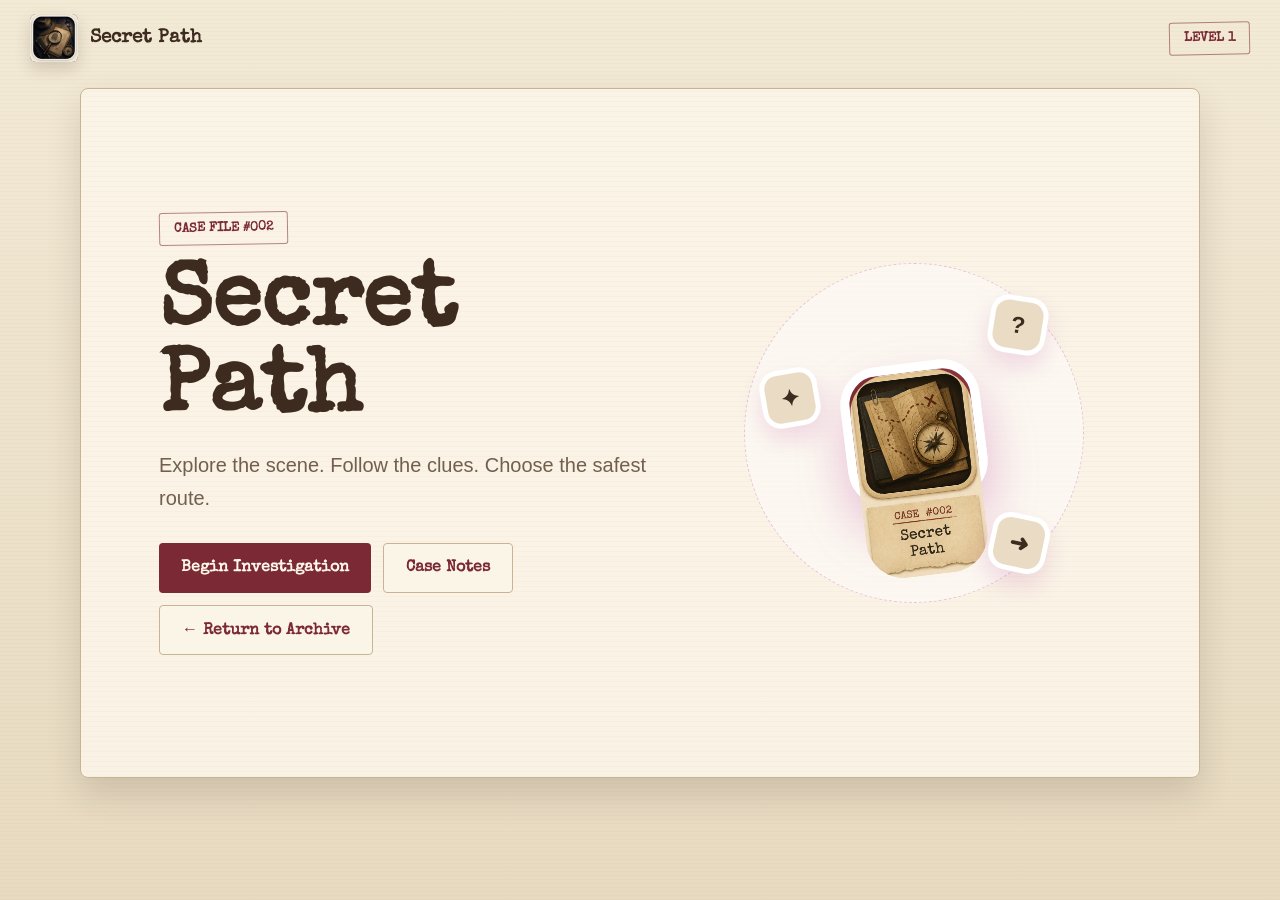
<file: games/secret-path/index.html>
<!DOCTYPE html>
<html lang="en">
<head>
  <meta charset="UTF-8" />
  <meta name="viewport" content="width=device-width, initial-scale=1.0" />
  <meta name="description" content="Secret Path — investigate every clue and choose the safest route." />
  <title>Secret Path | Inky Paws Games</title>
  <link rel="preconnect" href="https://fonts.googleapis.com" />
  <link rel="preconnect" href="https://fonts.gstatic.com" crossorigin />
  <link href="https://fonts.googleapis.com/css2?family=Special+Elite&display=swap" rel="stylesheet" />
  <link rel="stylesheet" href="styles.css" />
</head>
<body>
  <header class="game-header">
    <a class="brand" href="../index.html" aria-label="Back to Games Library">
      <span class="brand-mark" aria-hidden="true"><img src="../assets/icons/detective-icon.png" alt="" /></span>
      <span>Secret Path</span>
    </a>
    <span id="levelLabel" class="level-label">CASE 01</span>
  </header>

  <main class="game-shell">
    <section id="storyScreen" class="screen story-screen active" aria-labelledby="storyTitle">
      <div class="story-copy">
        <span class="eyebrow">CASE FILE #002</span>
        <h1 id="storyTitle">Secret Path</h1>
        <p id="storyText">Explore the scene. Follow the clues. Choose the safest route.</p>
        <div class="button-stack">
          <button id="startButton" class="button button-primary" type="button">Begin Investigation</button>
          <button id="rulesButton" class="button button-secondary" type="button">Case Notes</button>
          <a class="button button-ghost" href="../index.html">← Return to Archive</a>
        </div>
      </div>
      <div class="story-art" aria-hidden="true">
        <div class="route-orbit"><span class="route-icon"><img src="../assets/icons/secret-path-icon.png" alt="" /></span><span class="route-dot dot-one">?</span><span class="route-dot dot-two">✦</span><span class="route-dot dot-three">➜</span></div>
      </div>
    </section>

    <section id="gameScreen" class="screen" aria-live="polite">
      <div class="stage-heading">
        <span class="eyebrow">Explore the location</span>
        <h2 id="missionTitle"></h2>
        <p id="missionInstruction"></p>
      </div>

      <div class="game-layout">
        <div id="scene" class="scene">
          <img id="sceneImage" class="scene-image" alt="" />
          <div id="hotspots"></div>
        </div>

        <aside class="clue-panel" aria-labelledby="cluePanelTitle">
          <div class="clue-progress"><span id="cluePanelTitle">Clues collected</span><strong id="clueCount">0 / 0</strong></div>
          <div id="latestClue" class="latest-clue" role="status">Choose a marked location to investigate.</div>
          <ul id="clueList" class="clue-list"></ul>
        </aside>
      </div>

      <form id="questionForm" class="question-card" hidden>
        <fieldset>
          <legend id="questionText"></legend>
          <div id="answersList" class="answers-list"></div>
        </fieldset>
        <p id="answerFeedback" class="feedback" role="status"></p>
        <button class="button button-primary" type="submit">Check Route</button>
      </form>
    </section>

    <section id="successScreen" class="screen success-screen" aria-labelledby="successTitle">
      <div class="success-badge" aria-hidden="true">✓</div>
      <span id="successKicker" class="eyebrow">Safe route found</span>
      <h2 id="successTitle">Mission Solved!</h2>
      <p id="explanationText"></p>
      <p id="scoreText" class="score-text"></p>
      <div class="button-stack success-actions">
        <button id="nextButton" class="button button-primary" type="button">Next Level</button>
        <a class="button button-ghost" href="../index.html">← Back to Games</a>
      </div>
    </section>
  </main>

  <div id="rulesModal" class="modal" aria-hidden="true">
    <div class="modal-card" role="dialog" aria-modal="true" aria-labelledby="rulesTitle">
      <button id="closeRulesButton" class="modal-close" type="button" aria-label="Close rules">×</button>
      <span class="eyebrow">Investigator Briefing</span>
      <h2 id="rulesTitle">Case Notes</h2>
      <p>Find the safest way forward by following the clues.</p>
      <ol>
        <li>Explore the scene carefully.</li>
        <li>Click on important places to reveal clues.</li>
        <li>Read every clue before making your decision.</li>
        <li>Choose the safest route.</li>
        <li>Complete all three missions to finish the adventure.</li>
      </ol>
      <p>Every clue matters. Think before you choose!</p>
      <button id="understoodButton" class="button button-primary" type="button">Got it!</button>
    </div>
  </div>

  <script src="sound-manager.js"></script>
  <script src="script.js"></script>
</body>
</html>
</file>
<file: chatbot-test/style.css>
:root {
  --background: #fff5fb;
  --surface: #ffffff;
  --text: #3b2142;
  --muted: #795f76;
  --accent: #b11f8f;
  --accent-dark: #8f1973;
  --bot-message: #f3e7f0;
  --border: #edcfe2;
  --shadow: 0 18px 45px rgba(94, 35, 82, 0.14);
}

* {
  box-sizing: border-box;
}

body {
  min-height: 100vh;
  margin: 0;
  display: grid;
  place-items: center;
  padding: 20px;
  color: var(--text);
  background: var(--background);
  font-family: Arial, sans-serif;
}

.chat-app {
  width: min(100%, 720px);
  overflow: hidden;
  border: 1px solid var(--border);
  border-radius: 20px;
  background: var(--surface);
  box-shadow: var(--shadow);
}

.chat-header {
  padding: 24px;
  border-bottom: 1px solid var(--border);
}

.chat-title-row {
  display: flex;
  align-items: center;
  justify-content: space-between;
  gap: 16px;
}

.chat-header h1 {
  margin: 0 0 8px;
  font-size: clamp(1.6rem, 4vw, 2.2rem);
}

.new-chat-button {
  flex: 0 0 auto;
  padding: 8px 12px;
  border: 1px solid var(--border);
  border-radius: 9px;
  color: var(--accent);
  background: var(--surface);
  cursor: pointer;
  font: inherit;
  font-size: 0.85rem;
  font-weight: 700;
}

.new-chat-button:hover {
  background: var(--bot-message);
}

.chat-header p {
  margin: 0;
  color: var(--muted);
  line-height: 1.5;
}

.message-history {
  height: min(60vh, 520px);
  min-height: 360px;
  overflow-y: auto;
  display: flex;
  flex-direction: column;
  gap: 12px;
  padding: 24px;
}

.message {
  max-width: 78%;
  padding: 12px 16px;
  border-radius: 16px;
  line-height: 1.5;
  overflow-wrap: anywhere;
  white-space: pre-wrap;
}

.message p {
  margin: 0;
}

.message ul {
  margin: 0;
  padding-left: 22px;
}

.message li + li {
  margin-top: 4px;
}

.user-message {
  align-self: flex-end;
  color: #ffffff;
  background: var(--accent);
  border-bottom-right-radius: 4px;
}

.bot-message {
  align-self: flex-start;
  background: var(--bot-message);
  border-bottom-left-radius: 4px;
}

.loading-message {
  color: var(--muted);
  font-style: italic;
}

.chat-form {
  display: flex;
  gap: 10px;
  padding: 18px;
  border-top: 1px solid var(--border);
}

.chat-form input {
  min-width: 0;
  flex: 1;
  padding: 13px 15px;
  border: 1px solid var(--border);
  border-radius: 12px;
  color: var(--text);
  font: inherit;
}

.chat-form input:focus {
  outline: 3px solid rgba(177, 31, 143, 0.16);
  border-color: var(--accent);
}

.chat-form button {
  padding: 13px 22px;
  border: 0;
  border-radius: 12px;
  color: #ffffff;
  background: var(--accent);
  cursor: pointer;
  font: inherit;
  font-weight: 700;
}

.chat-form button:hover:not(:disabled) {
  background: var(--accent-dark);
}

.chat-form button:disabled,
.chat-form input:disabled {
  cursor: not-allowed;
  opacity: 0.65;
}

.visually-hidden {
  position: absolute;
  width: 1px;
  height: 1px;
  padding: 0;
  margin: -1px;
  overflow: hidden;
  clip: rect(0, 0, 0, 0);
  white-space: nowrap;
  border: 0;
}

@media (max-width: 520px) {
  body {
    padding: 0;
  }

  .chat-app {
    min-height: 100vh;
    border: 0;
    border-radius: 0;
  }

  .message-history {
    height: calc(100vh - 190px);
  }

  .chat-form button {
    padding-inline: 17px;
  }
}
</file>
<file: teacher-tools/style.css>
:root {
  --forest-950: #153c2d;
  --forest-900: #1c4a36;
  --forest-800: #286044;
  --forest-700: #387354;
  --moss: #66875b;
  --sage: #a9bea0;
  --pale-sage: #dce8d5;
  --cream: #fff9e9;
  --cream-deep: #f5edcf;
  --amber: #e5ad3d;
  --amber-light: #f8d77a;
  --ink: #173b2d;
  --muted: #587062;
  --danger: #a34b3d;
  --border: rgba(41, 91, 63, .2);
  --shadow: 0 7px 0 rgba(19, 58, 42, .14), 0 13px 25px rgba(17, 48, 35, .14);
  --soft-shadow: 0 4px 0 rgba(25, 72, 49, .12), 0 8px 18px rgba(17, 48, 35, .1);
}

* { box-sizing: border-box; }
html, body { height: 100%; }

body {
  position: relative;
  isolation: isolate;
  margin: 0;
  overflow: hidden;
  color: var(--ink);
  background:
    radial-gradient(ellipse at 4% 103%, rgba(121, 151, 91, .72) 0 12%, transparent 12.5%),
    radial-gradient(ellipse at 94% 108%, rgba(77, 121, 75, .65) 0 15%, transparent 15.5%),
    radial-gradient(circle at 50% 18%, rgba(178, 203, 156, .2), transparent 35%),
    linear-gradient(145deg, #2e674a 0%, #1d513b 50%, #163f30 100%);
  font-family: "Nunito", Arial, sans-serif;
  font-weight: 600;
}

body::before,
body::after {
  position: fixed;
  z-index: -1;
  width: min(22vw, 330px);
  height: min(44vh, 430px);
  content: "";
  opacity: .2;
  pointer-events: none;
  background:
    radial-gradient(ellipse at 25% 20%, #d5e5bc 0 8%, transparent 9%),
    radial-gradient(ellipse at 54% 34%, #bdd39d 0 10%, transparent 11%),
    radial-gradient(ellipse at 27% 53%, #d5e5bc 0 9%, transparent 10%),
    radial-gradient(ellipse at 63% 67%, #bdd39d 0 11%, transparent 12%),
    linear-gradient(72deg, transparent 48%, #d5e5bc 49% 51%, transparent 52%);
}
body::before { left: -5vw; bottom: -7vh; transform: rotate(-8deg); }
body::after { right: -5vw; bottom: -9vh; transform: scaleX(-1) rotate(-5deg); }

button, a { color: inherit; font: inherit; -webkit-tap-highlight-color: transparent; }
a { text-decoration: none; }
button { user-select: none; }

.topbar {
  height: clamp(62px, 9vh, 82px);
  display: grid;
  grid-template-columns: 1fr auto 1fr;
  align-items: center;
  gap: 16px;
  padding: 5px clamp(14px, 2.5vw, 38px);
  color: var(--cream);
  border-bottom: 1px solid rgba(255, 249, 233, .16);
  background: rgba(18, 57, 42, .86);
  box-shadow: 0 8px 25px rgba(8, 34, 24, .18);
  backdrop-filter: blur(12px);
}

.brand, .home-link, .header-control {
  min-height: 48px;
  display: inline-flex;
  align-items: center;
  font-weight: 700;
}
.brand { gap: 11px; justify-self: start; font-size: clamp(1rem, 1.6vw, 1.35rem); font-weight: 800; }
.brand-badge {
  width: clamp(50px, 4vw, 56px);
  height: clamp(50px, 4vw, 56px);
  display: block;
  flex: 0 0 auto;
  border: 2px solid rgba(255,255,255,.34);
  border-radius: 50%;
  background: var(--cream);
  box-shadow: 0 4px 0 #9a6d21, 0 8px 16px rgba(8, 34, 24, .24);
  object-fit: contain;
}
h1 { margin: 0; color: var(--cream); font-size: clamp(1.45rem, 2.7vw, 2.45rem); font-weight: 800; letter-spacing: .01em; text-align: center; }
.home-link {
  padding: 8px 20px;
  border: 2px solid rgba(255,255,255,.28);
  border-radius: 16px;
  color: var(--forest-950);
  background: linear-gradient(180deg, #fffdf3, var(--cream-deep));
  box-shadow: 0 4px 0 #a8a07f, 0 8px 16px rgba(8,34,24,.2);
}
.header-actions { justify-self: end; display: flex; align-items: center; gap: 8px; }
.header-control { min-height: 44px; padding: 7px 11px; border: 1px solid rgba(255,255,255,.28); border-radius: 13px; color: var(--cream); background: rgba(255,255,255,.1); cursor: pointer; font-size: clamp(.68rem, .9vw, .82rem); }
.header-control[aria-pressed="false"] { color: var(--amber-light); }

.dashboard {
  height: calc(100vh - clamp(62px, 9vh, 82px));
  width: min(1600px, calc(100% - clamp(22px, 3.4vw, 54px)));
  display: grid;
  grid-template-rows: minmax(62px, 10.5vh) 1fr;
  gap: clamp(10px, 1.5vh, 16px);
  margin: 0 auto;
  padding: clamp(11px, 1.6vh, 18px) 0 clamp(14px, 2.1vh, 24px);
}

.info-bar { display: grid; grid-template-columns: repeat(4, 1fr); gap: clamp(7px, .9vw, 12px); }
.info-item {
  min-width: 0;
  min-height: 58px;
  padding: 6px 10px;
  border: 2px solid rgba(255,255,255,.55);
  border-radius: 16px;
  color: var(--ink);
  background: linear-gradient(180deg, #fffdf3, #ecf2df);
  box-shadow: var(--soft-shadow);
  cursor: pointer;
  text-transform: uppercase;
  transition: transform .1s ease, box-shadow .1s ease, filter .1s ease;
}
.info-item:nth-child(2) { background: linear-gradient(180deg, #fffaf0, #f3e9c9); }
.info-item:nth-child(3) { background: linear-gradient(180deg, #f7f9e9, #dbe8c9); }
.info-item:nth-child(4) { background: linear-gradient(180deg, #f1f8ee, #cfe3d3); }
.info-item span { display: block; color: var(--forest-700); font-size: clamp(.64rem, .9vw, .8rem); font-weight: 600; letter-spacing: .12em; }
.info-item strong { display: block; overflow-wrap: anywhere; font-size: clamp(.95rem, 1.7vw, 1.4rem); font-weight: 800; }

.tool-grid {
  min-height: 0;
  display: grid;
  grid-template-columns: repeat(6, minmax(0, 1fr));
  grid-template-rows: repeat(2, minmax(0, 1fr));
  grid-template-areas: "feelings timer warmup warmup dice wheel" "letter buzzer poll picture picture prompt";
  gap: clamp(10px, 1.2vw, 17px);
}
.tile-feelings { grid-area: feelings; }
.tile-timer { grid-area: timer; }
.tile-warmup { grid-area: warmup; }
.tile-dice { grid-area: dice; }
.tile-wheel { grid-area: wheel; }
.tile-letter { grid-area: letter; }
.tile-buzzer { grid-area: buzzer; }
.tile-poll { grid-area: poll; }
.tile-picture { grid-area: picture; }
.tile-prompt { grid-area: prompt; }

.tool-tile {
  --tile-top: #fffdf1;
  --tile-bottom: #e8efda;
  min-width: 0;
  min-height: 0;
  position: relative;
  display: flex;
  flex-direction: column;
  align-items: center;
  justify-content: center;
  gap: clamp(2px, .6vh, 6px);
  overflow: hidden;
  padding: clamp(9px, 1.4vw, 20px);
  border: 2px solid rgba(255,255,255,.66);
  border-radius: clamp(19px, 2vw, 28px);
  color: var(--ink);
  background: linear-gradient(150deg, var(--tile-top), var(--tile-bottom));
  box-shadow: var(--shadow);
  cursor: pointer;
  font-size: clamp(1rem, 1.55vw, 1.48rem);
  font-weight: 700;
  line-height: 1.12;
  text-align: center;
  transition: transform .1s ease, box-shadow .1s ease, filter .1s ease;
}
.tool-tile::after {
  position: absolute;
  right: -24px;
  bottom: -28px;
  width: 78px;
  height: 78px;
  border: 12px solid rgba(49, 103, 70, .07);
  border-radius: 50%;
  content: "";
  pointer-events: none;
}
.tool-tile > span:not(.tile-icon):not(.tile-lesson-preview) { font-weight: 800; }
.tile-feelings, .tile-poll { --tile-top: #faffee; --tile-bottom: #d6e4c7; }
.tile-timer, .tile-buzzer { --tile-top: #fffaf0; --tile-bottom: #efe1bd; }
.tile-warmup, .tile-picture { --tile-top: #f5fbec; --tile-bottom: #caddc8; }
.tile-dice, .tile-letter { --tile-top: #f0f8e9; --tile-bottom: #c6d9b7; }
.tile-wheel { --tile-top: #eff9ee; --tile-bottom: #c0d9cc; }
.lesson-tasks-tile { --tile-top: #fff9e4; --tile-bottom: #dbe6c5; border-color: rgba(246, 207, 102, .86); }

.tile-icon {
  width: min(86%, 180px);
  height: clamp(105px, 17vh, 125px);
  display: block;
  flex: 0 1 auto;
  object-fit: contain;
}
.tool-tile.wide .tile-icon { width: min(82%, 280px); height: clamp(120px, 19vh, 145px); }
.tool-tile:active, .info-item:active, .home-link:active, .close-button:active,
.task-option:active, .active-task:active, .lesson-primary:active, .lesson-secondary:active,
.reset-confirm button:active, .order-controls button:active {
  transform: translateY(4px) scale(.98);
  box-shadow: 0 2px 0 rgba(19,58,42,.13), 0 5px 10px rgba(17,48,35,.12);
  filter: saturate(1.08);
}
:focus-visible { outline: 4px solid var(--amber); outline-offset: 2px; }

.tile-progress { width: 100%; color: var(--forest-800); font-size: clamp(.64rem, .85vw, .8rem); font-weight: 700; }
.tile-progress-track { height: 9px; display: block; overflow: hidden; margin-top: 6px; border-radius: 999px; background: #8da882; }
.tile-progress-track span { height: 100%; display: block; border-radius: inherit; background: linear-gradient(90deg, var(--amber), var(--amber-light)); transition: width .2s ease; }
.tool-status { margin-top: -3px; color: var(--forest-700); font-size: clamp(.68rem, .9vw, .82rem); font-weight: 700; text-transform: uppercase; }
.tool-status[hidden] { display: none; }
.tile-feelings .selected-feeling-image { width: min(88%, 180px); height: clamp(112px, 18vh, 138px); }
.tile-feelings:has(.tool-status:not([hidden])) > span { font-size: clamp(.75rem, 1vw, .9rem); }
.tile-feelings:has(.tool-status:not([hidden])) .tool-status { margin-top: -7px; color: var(--forest-800); font-size: clamp(.82rem, 1.1vw, 1rem); }

.tool-overlay {
  position: fixed;
  inset: 0;
  z-index: 50;
  padding: clamp(12px, 2.5vw, 38px);
  background:
    radial-gradient(circle at 5% 8%, rgba(172, 197, 143, .18), transparent 19%),
    radial-gradient(circle at 96% 92%, rgba(172, 197, 143, .15), transparent 22%),
    rgba(8, 43, 30, .82);
  backdrop-filter: blur(9px);
}
.tool-overlay[hidden] { display: none; }
.overlay-panel {
  width: min(1200px, 100%);
  height: 100%;
  margin: auto;
  display: grid;
  grid-template-rows: auto 1fr auto;
  gap: clamp(10px, 1.5vh, 16px);
  padding: clamp(16px, 3vw, 42px);
  border: 3px solid rgba(226, 196, 112, .62);
  border-radius: clamp(24px, 3vw, 36px);
  background: linear-gradient(155deg, #fffbee, #e5edd9);
  box-shadow: 0 28px 70px rgba(5,29,20,.48), inset 0 1px 0 white;
}
.overlay-panel h2 { margin: 0; color: var(--forest-800); font-size: clamp(1.8rem, 4.4vw, 4rem); font-weight: 800; text-align: center; text-transform: uppercase; }
.overlay-content { min-height: 0; display: grid; place-items: center; overflow: hidden; border: 2px solid var(--border); border-radius: 22px; background: rgba(255,253,242,.68); }
.overlay-content p { margin: 0; color: var(--muted); font-size: clamp(1.5rem, 3vw, 2.7rem); font-weight: 800; }
.close-button {
  min-height: 62px;
  padding: 10px 28px;
  border: 2px solid rgba(255,255,255,.28);
  border-radius: 18px;
  color: var(--cream);
  background: linear-gradient(180deg, var(--forest-700), var(--forest-900));
  box-shadow: 0 5px 0 #103427, 0 9px 18px rgba(17,48,35,.2);
  cursor: pointer;
  font-size: clamp(1.08rem, 1.8vw, 1.4rem);
  font-weight: 700;
}

/* Functional classroom tools */
.game-tool { width: 100%; height: 100%; min-height: 0; display: grid; place-items: center; align-content: center; gap: clamp(10px, 2vh, 22px); padding: clamp(10px, 2vw, 24px); text-align: center; user-select: none; }
.game-tool button, .choice-grid button { min-height: 54px; border: 2px solid var(--border); border-radius: 16px; color: var(--forest-800); background: var(--cream); box-shadow: 0 4px 0 rgba(31,81,53,.16); cursor: pointer; font-weight: 700; }
.game-tool button:active, .choice-grid button:active { transform: translateY(3px) scale(.98); box-shadow: 0 1px 0 rgba(31,81,53,.14); }
.game-tool button:disabled { cursor: default; opacity: .48; }
.game-tool .action-primary { color: var(--forest-950); background: linear-gradient(180deg, var(--amber-light), var(--amber)); box-shadow: 0 5px 0 #a77820; }
.mode-buttons, .timer-presets, .tool-actions { width: min(900px, 100%); display: flex; justify-content: center; gap: clamp(7px, 1vw, 12px); }
.mode-buttons button, .timer-presets button, .tool-actions button { flex: 1; padding: 8px 13px; font-size: clamp(.85rem, 1.4vw, 1.15rem); }
.mode-buttons button[aria-pressed="true"] { border-color: var(--amber); color: var(--cream); background: var(--forest-800); box-shadow: inset 0 0 0 2px rgba(255,255,255,.16), 0 4px 0 var(--forest-950); }

.timer-tool { grid-template-rows: auto minmax(100px, 1fr) auto; }
.timer-display { align-self: center; color: var(--forest-950); font-size: clamp(5rem, 17vw, 12rem); font-weight: 800; font-variant-numeric: tabular-nums; letter-spacing: -.05em; line-height: .9; text-shadow: 0 5px 0 rgba(255,255,255,.75); }
.timer-alert { position: absolute; z-index: 2; padding: 18px 30px; border: 3px solid var(--amber-light); border-radius: 22px; color: var(--amber-light); background: var(--forest-900); box-shadow: 0 9px 0 rgba(12,49,34,.2), 0 18px 40px rgba(12,49,34,.3); font-size: clamp(2rem, 5vw, 4rem); font-weight: 800; }
.timer-alert[hidden] { display: none; }
.timer-celebrate { animation: timer-pop .5s ease-out both; }
@keyframes timer-pop { 0% { opacity: 0; transform: scale(.7) rotate(-2deg); } 65% { transform: scale(1.06) rotate(1deg); } 100% { opacity: 1; transform: scale(1); } }
.custom-timer > p, .buzzer-tool > p { margin: 0; color: var(--forest-700); font-size: clamp(1.1rem, 2vw, 1.5rem); font-weight: 800; }
.time-pickers { display: flex; align-items: center; justify-content: center; gap: clamp(16px, 4vw, 50px); }
.time-pickers > div { display: grid; grid-template-columns: minmax(78px, 1fr); justify-items: center; gap: 5px; }
.time-pickers button { width: clamp(72px, 9vw, 100px); min-height: 54px; font-size: 2rem; }
.time-pickers strong { min-width: 2ch; font-size: clamp(4rem, 10vw, 7rem); font-weight: 800; line-height: .9; }
.time-pickers span { color: var(--muted); font-size: .85rem; font-weight: 600; }
.time-pickers > b { font-size: clamp(3rem, 8vw, 6rem); }

.dice-stage { min-height: clamp(120px, 28vh, 245px); display: flex; align-items: center; justify-content: center; gap: clamp(20px, 4vw, 52px); }
.die { width: clamp(120px, 18vh, 205px); aspect-ratio: 1; display: grid; place-items: center; border: 5px solid var(--forest-800); border-radius: 25%; color: var(--forest-900); background: linear-gradient(145deg, white, var(--cream-deep)); box-shadow: 10px 12px 0 var(--sage), 0 20px 30px rgba(21,60,45,.18); font-size: clamp(5rem, 13vh, 9rem); font-weight: 800; }
.rolling .die { animation: dice-roll .16s linear 3; }
@keyframes dice-roll { 50% { transform: rotate(12deg) scale(.9); } }
.dice-total { min-height: 1.2em; color: var(--forest-800); font-size: clamp(1.6rem, 3.4vw, 3rem); font-weight: 800; }
.roll-button { width: min(420px, 80%); font-size: clamp(1.3rem, 2vw, 1.7rem); }

.letter-display { display: grid; place-items: center; min-height: clamp(180px, 38vh, 350px); color: var(--forest-900); font-size: clamp(10rem, 32vh, 23rem); font-weight: 800; line-height: .8; text-shadow: 7px 8px 0 var(--sage); }
.letter-pop { animation: letter-pop .25s ease-out; }
@keyframes letter-pop { from { opacity: .2; transform: scale(.7); } to { opacity: 1; transform: scale(1); } }
.letter-tool > .action-primary { width: min(480px, 82%); font-size: clamp(1.2rem, 2vw, 1.6rem); }

.big-buzzer { width: clamp(230px, 38vh, 360px); aspect-ratio: 1; display: grid; place-items: center; align-content: center; border: 8px solid var(--cream-deep) !important; border-radius: 50% !important; color: var(--cream) !important; background: radial-gradient(circle at 42% 32%, #dc7757, #a33f31 64%, #6d2e27) !important; box-shadow: 0 13px 0 #5c3829, 0 24px 40px rgba(21,60,45,.28) !important; }
.big-buzzer span { font-size: clamp(7rem, 20vh, 13rem); line-height: .85; }
.big-buzzer strong { font-size: clamp(1.2rem, 2.5vw, 2rem); }
.buzz-pulse { animation: buzz-pulse .22s ease-out; }
@keyframes buzz-pulse { 50% { transform: translateY(10px) scale(.95); box-shadow: 0 3px 0 #5c3829, 0 0 0 22px rgba(229,173,61,.24) !important; } }

.choice-grid { width: 100%; height: 100%; min-height: 0; display: grid; grid-template-columns: repeat(4, minmax(0, 1fr)); grid-auto-rows: 1fr; gap: clamp(9px, 1.4vw, 16px); padding: clamp(12px, 2vw, 24px); user-select: none; }
.choice-grid button { min-width: 0; min-height: 0; display: grid; place-items: center; align-content: center; gap: 7px; background: linear-gradient(150deg, var(--cream), var(--pale-sage)); }
.choice-grid button span { font-size: clamp(2.8rem, 8vh, 5.5rem); line-height: 1; }
.choice-grid button strong { font-size: clamp(1rem, 1.8vw, 1.45rem); }

.feeling-grid { width: 100%; height: 100%; min-height: 0; display: grid; grid-template-columns: repeat(4, minmax(0, 1fr)); grid-template-rows: repeat(2, minmax(0, 1fr)); gap: clamp(12px, 1.5vw, 20px); padding: clamp(16px, 2.2vw, 30px); user-select: none; }
.feeling-grid button { --feeling-top: #769174; --feeling-bottom: #456849; --feeling-edge: #315039; --feeling-glow: rgba(70,126,82,.25); min-width: 0; min-height: 0; display: grid; grid-template-rows: minmax(0, 1fr) auto; gap: clamp(6px, 1vh, 11px); padding: clamp(10px, 1.3vw, 16px); overflow: hidden; border: 2px solid rgba(248,251,221,.64); border-radius: clamp(18px, 2vw, 26px); color: #fffdf2; background: linear-gradient(155deg, var(--feeling-top), var(--feeling-bottom)); box-shadow: inset 0 2px 0 rgba(255,255,255,.22), inset 0 -2px 0 rgba(18,47,34,.15), 0 7px 0 var(--feeling-edge), 0 12px 25px var(--feeling-glow); cursor: pointer; font-family: "Nunito", Arial, sans-serif; transition: transform .12s ease, border-color .15s ease, box-shadow .15s ease, filter .15s ease; }
.feeling-image { min-height: 0; display: grid; place-items: center; overflow: hidden; }
.feeling-image img { width: 100%; height: 100%; min-height: 0; display: block; object-fit: contain; opacity: 0; }
.feeling-image img.loaded { opacity: 1; }
.feeling-image-placeholder { width: 82%; min-height: 70%; display: grid; place-items: center; padding: 12px; border: 2px dashed rgba(255,255,255,.6); border-radius: 18px; color: rgba(255,255,255,.88); font-size: clamp(.72rem, 1vw, .9rem); font-weight: 800; text-align: center; }
.feeling-image-placeholder[hidden] { display: none; }
.feeling-grid button strong { font-size: clamp(1.15rem, 2vw, 1.7rem); line-height: 1; text-shadow: 0 2px 2px rgba(22,45,35,.3); }
.feeling-grid button:nth-child(1) { --feeling-top: #c96154; --feeling-bottom: #8d3836; --feeling-edge: #682b2c; --feeling-glow: rgba(194,70,63,.28); }
.feeling-grid button:nth-child(2) { --feeling-top: #c79364; --feeling-bottom: #8f6448; --feeling-edge: #694936; --feeling-glow: rgba(190,133,83,.27); }
.feeling-grid button:nth-child(3) { --feeling-top: #d66d7d; --feeling-bottom: #9a455c; --feeling-edge: #723346; --feeling-glow: rgba(209,81,105,.28); }
.feeling-grid button:nth-child(4) { --feeling-top: #bd6858; --feeling-bottom: #814036; --feeling-edge: #60302a; --feeling-glow: rgba(179,79,64,.28); }
.feeling-grid button:nth-child(5) { --feeling-top: #d3ad51; --feeling-bottom: #98752f; --feeling-edge: #705522; --feeling-glow: rgba(208,165,65,.3); }
.feeling-grid button:nth-child(6) { --feeling-top: #8b76a0; --feeling-bottom: #5c4c75; --feeling-edge: #453958; --feeling-glow: rgba(126,102,157,.28); }
.feeling-grid button:nth-child(7) { --feeling-top: #6587a1; --feeling-bottom: #405f79; --feeling-edge: #30485d; --feeling-glow: rgba(76,124,158,.28); }
.feeling-grid button:nth-child(8) { --feeling-top: #668c8d; --feeling-bottom: #405f65; --feeling-edge: #30494e; --feeling-glow: rgba(73,130,134,.27); }
@media (hover: hover) { .feeling-grid button:hover { transform: translateY(-2px); filter: brightness(1.07); border-color: rgba(255,247,199,.9); box-shadow: inset 0 2px 0 rgba(255,255,255,.26), 0 8px 0 var(--feeling-edge), 0 15px 32px var(--feeling-glow); } }
.feeling-grid button:active { transform: translateY(5px) scale(.985); filter: brightness(.95); box-shadow: inset 0 3px 5px rgba(25,42,33,.22), 0 2px 0 var(--feeling-edge), 0 7px 18px var(--feeling-glow); }
.feeling-grid button[aria-pressed="true"] { border-color: #fff0a3; box-shadow: inset 0 2px 0 rgba(255,255,255,.3), 0 7px 0 var(--feeling-edge), 0 0 0 5px var(--feeling-glow), 0 15px 34px var(--feeling-glow); filter: brightness(1.08); }
.feeling-grid button:focus-visible { outline: 3px solid #fff0a3; outline-offset: 3px; }

/* Classroom Routine selection screens */
.routine-grid, .month-grid, .number-grid { width: 100%; height: 100%; min-height: 0; display: grid; gap: clamp(12px, 1.6vw, 22px); padding: clamp(18px, 2.6vw, 36px); user-select: none; }
.routine-grid { align-content: stretch; }
.routine-grid:has(button:nth-child(7)) { grid-template-columns: repeat(8, minmax(0, 1fr)); grid-template-rows: repeat(2, minmax(0, 1fr)); }
.routine-grid:has(button:nth-child(7)) button { grid-column: span 2; }
.routine-grid:has(button:nth-child(7)) button:nth-child(5) { grid-column: 2 / span 2; }
.routine-grid:not(:has(button:nth-child(5))) { grid-template-columns: repeat(4, minmax(0, 1fr)); }
.month-grid { grid-template-columns: repeat(4, minmax(0, 1fr)); grid-template-rows: repeat(3, minmax(0, 1fr)); }
.number-grid { grid-template-columns: repeat(8, minmax(0, 1fr)); grid-template-rows: repeat(4, minmax(0, 1fr)); gap: clamp(8px, 1vw, 13px); padding-top: clamp(12px, 1.8vw, 22px); }
.selection-page { width: 100%; height: 100%; min-height: 0; display: grid; grid-template-rows: auto minmax(0, 1fr); }
.selection-page h3 { margin: 10px 0 0; color: var(--forest-800); font-size: clamp(1.35rem, 2.3vw, 2rem); font-weight: 800; text-align: center; }
.routine-grid button, .month-grid button, .number-grid button, .weather-choices button { --routine-top: #648765; --routine-bottom: #315c43; --routine-edge: #244836; --routine-glow: rgba(76,132,91,.24); min-width: 0; min-height: 0; padding: clamp(10px, 1.5vw, 20px); border: 2px solid rgba(239,250,218,.58); border-radius: clamp(18px, 2vw, 26px); color: #fffdf2; background: linear-gradient(155deg, var(--routine-top), var(--routine-bottom)); box-shadow: inset 0 2px 0 rgba(255,255,255,.2), inset 0 -2px 0 rgba(14,49,34,.16), 0 7px 0 var(--routine-edge), 0 11px 24px var(--routine-glow); cursor: pointer; font-family: "Nunito", Arial, sans-serif; font-size: clamp(1.25rem, 2.35vw, 2rem); font-weight: 800; text-shadow: 0 2px 2px rgba(14,42,31,.32); transition: transform .12s ease, border-color .15s ease, box-shadow .15s ease, filter .15s ease; }
.number-grid button { min-height: 0; padding: 4px; border-radius: clamp(12px, 1.3vw, 18px); font-size: clamp(1.05rem, 1.65vw, 1.45rem); font-variant-numeric: tabular-nums; }
@media (hover: hover) {
  .routine-grid button:hover, .month-grid button:hover, .number-grid button:hover, .weather-choices button:hover { transform: translateY(-2px); filter: brightness(1.08); border-color: rgba(255,248,202,.88); box-shadow: inset 0 2px 0 rgba(255,255,255,.25), inset 0 -2px 0 rgba(14,49,34,.12), 0 8px 0 var(--routine-edge), 0 14px 30px var(--routine-glow); }
}
.routine-grid button:active, .month-grid button:active, .number-grid button:active, .weather-choices button:active { transform: translateY(5px) scale(.985); filter: brightness(.96); box-shadow: inset 0 2px 5px rgba(12,43,29,.2), inset 0 1px 0 rgba(255,255,255,.12), 0 2px 0 var(--routine-edge), 0 6px 16px var(--routine-glow); }
.routine-grid button:focus-visible, .month-grid button:focus-visible, .number-grid button:focus-visible, .weather-choices button:focus-visible { outline: 3px solid rgba(255,239,160,.95); outline-offset: 3px; border-color: #fff1a8; box-shadow: inset 0 2px 0 rgba(255,255,255,.28), 0 7px 0 var(--routine-edge), 0 0 0 5px var(--routine-glow), 0 14px 32px var(--routine-glow); }

/* Day palette: Sunday through Saturday */
.routine-grid:has(button:nth-child(7)) button:nth-child(1) { --routine-top: #d49a45; --routine-bottom: #9a612c; --routine-edge: #70451f; --routine-glow: rgba(211,151,62,.3); }
.routine-grid:has(button:nth-child(7)) button:nth-child(2) { --routine-top: #5d8964; --routine-bottom: #315d43; --routine-edge: #244633; --routine-glow: rgba(71,130,84,.28); }
.routine-grid:has(button:nth-child(7)) button:nth-child(3) { --routine-top: #51928a; --routine-bottom: #2d6864; --routine-edge: #214d4b; --routine-glow: rgba(55,139,132,.27); }
.routine-grid:has(button:nth-child(7)) button:nth-child(4) { --routine-top: #6686a2; --routine-bottom: #405f7c; --routine-edge: #30485e; --routine-glow: rgba(79,123,158,.27); }
.routine-grid:has(button:nth-child(7)) button:nth-child(5) { --routine-top: #84759d; --routine-bottom: #5a4d75; --routine-edge: #443958; --routine-glow: rgba(119,100,150,.27); }
.routine-grid:has(button:nth-child(7)) button:nth-child(6) { --routine-top: #bf6f68; --routine-bottom: #8a4548; --routine-edge: #663438; --routine-glow: rgba(184,84,82,.27); }
.routine-grid:has(button:nth-child(7)) button:nth-child(7) { --routine-top: #7da260; --routine-bottom: #4e743c; --routine-edge: #39572d; --routine-glow: rgba(105,153,75,.28); }

/* Season palette: spring, summer, fall, winter */
.routine-grid:not(:has(button:nth-child(5))) button:nth-child(1) { --routine-top: #79a967; --routine-bottom: #47763f; --routine-edge: #355b31; --routine-glow: rgba(99,157,76,.3); }
.routine-grid:not(:has(button:nth-child(5))) button:nth-child(2) { --routine-top: #d9aa4f; --routine-bottom: #a16f2e; --routine-edge: #765020; --routine-glow: rgba(215,164,65,.3); }
.routine-grid:not(:has(button:nth-child(5))) button:nth-child(3) { --routine-top: #c47747; --routine-bottom: #8d482f; --routine-edge: #673425; --routine-glow: rgba(190,94,55,.3); }
.routine-grid:not(:has(button:nth-child(5))) button:nth-child(4) { --routine-top: #72a0b8; --routine-bottom: #476f89; --routine-edge: #35546a; --routine-glow: rgba(86,146,179,.3); }

/* Month and date palettes use a restrained repeating forest-game range. */
.month-grid button:nth-child(4n + 1), .number-grid button:nth-child(4n + 1) { --routine-top: #668d67; --routine-bottom: #365f45; --routine-edge: #294936; --routine-glow: rgba(73,130,85,.25); }
.month-grid button:nth-child(4n + 2), .number-grid button:nth-child(4n + 2) { --routine-top: #5a8f88; --routine-bottom: #326760; --routine-edge: #264e49; --routine-glow: rgba(60,137,127,.24); }
.month-grid button:nth-child(4n + 3), .number-grid button:nth-child(4n + 3) { --routine-top: #a18455; --routine-bottom: #735c38; --routine-edge: #554329; --routine-glow: rgba(153,124,75,.24); }
.month-grid button:nth-child(4n), .number-grid button:nth-child(4n) { --routine-top: #71805e; --routine-bottom: #4b5f3d; --routine-edge: #38482e; --routine-glow: rgba(105,127,81,.24); }

/* Weather only; the separate Feelings grid keeps its existing design. */
.weather-choices { grid-template-columns: repeat(8, minmax(0, 1fr)); grid-template-rows: repeat(2, minmax(0, 1fr)); gap: clamp(12px, 1.6vw, 22px); padding: clamp(18px, 2.6vw, 36px); }
.weather-choices button { grid-column: span 2; gap: clamp(8px, 1.2vh, 14px); }
.weather-choices button:nth-child(5) { grid-column: 2 / span 2; }
.weather-choices button span { font-size: clamp(3.5rem, 9vh, 6.5rem); filter: drop-shadow(0 3px 2px rgba(17,54,40,.25)); }
.weather-choices button strong { color: #fffdf2; font-size: clamp(1.2rem, 2vw, 1.75rem); }
.weather-choices button:nth-child(1) { --routine-top: #d5a84f; --routine-bottom: #9d712e; --routine-edge: #735220; --routine-glow: rgba(213,166,69,.3); }
.weather-choices button:nth-child(2) { --routine-top: #829596; --routine-bottom: #566c6e; --routine-edge: #405254; --routine-glow: rgba(111,139,141,.26); }
.weather-choices button:nth-child(3) { --routine-top: #6389a0; --routine-bottom: #3b6178; --routine-edge: #2d495b; --routine-glow: rgba(73,126,157,.28); }
.weather-choices button:nth-child(4) { --routine-top: #66988c; --routine-bottom: #3b6e65; --routine-edge: #2b524b; --routine-glow: rgba(68,143,128,.27); }
.weather-choices button:nth-child(5) { --routine-top: #85aeb9; --routine-bottom: #577c8a; --routine-edge: #415e69; --routine-glow: rgba(105,166,183,.28); }
.weather-choices button:nth-child(6) { --routine-top: #766f8d; --routine-bottom: #4d4966; --routine-edge: #39364e; --routine-glow: rgba(104,94,137,.28); }
.weather-choices button:nth-child(7) { --routine-top: #7b9185; --routine-bottom: #526a60; --routine-edge: #3d5048; --routine-glow: rgba(105,139,122,.25); }

.wheel-modes, .poll-modes, .category-strip { width: 100%; display: flex; justify-content: center; gap: 7px; }
.wheel-modes button, .poll-modes button, .category-strip button { flex: 1; min-width: 0; min-height: 44px; padding: 5px; font-size: clamp(.62rem, .9vw, .82rem); }
.wheel-modes button[aria-pressed="true"], .poll-modes button[aria-pressed="true"], .category-strip button[aria-pressed="true"], .content-filters button[aria-pressed="true"] { border-color: var(--amber); color: var(--cream); background: var(--forest-800); }
.wheel-tool { grid-template-rows: auto minmax(220px, 1fr) auto auto; gap: 5px; }
.wheel-stage { position: relative; display: grid; place-items: center; min-height: 0; }
.wheel-pointer { position: absolute; z-index: 2; top: -4px; color: var(--forest-950); font-size: 2.4rem; filter: drop-shadow(0 2px 0 white); }
.wheel-disc { position: relative; width: clamp(220px, 38vh, 360px); aspect-ratio: 1; overflow: hidden; border: 8px solid var(--forest-800); border-radius: 50%; box-shadow: 0 7px 0 var(--forest-950), 0 15px 30px rgba(21,60,45,.22); transition: transform 1.25s cubic-bezier(.18,.72,.18,1); }
.wheel-disc span { position: absolute; left: 50%; top: 50%; width: 43%; overflow: hidden; transform-origin: left center; transform: rotate(calc((var(--item) + .5) * 1turn / var(--count))) translateX(14%) rotate(-90deg); color: var(--cream); font-family: "Nunito", Arial, sans-serif; font-size: clamp(.9rem, 2.4vh, 1.4rem); font-weight: 800; line-height: 1; text-align: center; text-overflow: clip; white-space: nowrap; text-shadow: 0 1px 0 rgba(255,255,255,.3), 0 2px 1px rgba(21,60,45,.9); }
.wheel-disc.wheel-numbers-6 span { font-size: clamp(2rem, 5.6vh, 3.25rem); font-weight: 900; }
.wheel-disc.wheel-numbers-10 span { font-size: clamp(1.5rem, 4.2vh, 2.45rem); font-weight: 900; }
.wheel-disc.wheel-words span.wheel-label-long { font-size: clamp(.72rem, 1.9vh, 1.1rem); }
.wheel-disc.wheel-words span.wheel-label-extra-long { font-size: clamp(.58rem, 1.5vh, .86rem); }
.wheel-result { min-height: 1.2em; color: var(--forest-800); font-family: "Nunito", Arial, sans-serif; font-size: clamp(1.8rem, 4vw, 3.2rem); font-weight: 900; line-height: 1.05; text-shadow: 0 1px 0 white, 0 3px 2px rgba(21,60,45,.2); }
.spin-button { width: min(420px, 80%); }
.custom-wheel-editor { width: min(620px, 92%); display: grid; gap: 10px; color: var(--forest-800); font-weight: 700; }
.custom-wheel-editor textarea { min-height: 150px; resize: none; }

.poll-tool { grid-template-rows: auto 1fr auto; }
.poll-options { width: min(1000px, 100%); min-height: 0; display: flex; justify-content: center; gap: clamp(12px, 2vw, 24px); }
.poll-options button { flex: 1; min-width: 0; display: grid; place-items: center; align-content: center; gap: 8px; background: linear-gradient(150deg, var(--cream), var(--pale-sage)); }
.poll-options strong { font-size: clamp(1.3rem, 3vw, 2.8rem); }
.poll-options span { color: var(--forest-800); font-size: clamp(4rem, 12vh, 8rem); font-weight: 800; line-height: 1; }

.content-tool { width: 100%; height: 100%; min-height: 0; display: grid; grid-template-rows: auto minmax(0, 1fr) auto auto; gap: clamp(6px, 1vh, 10px); padding: clamp(8px, 1.4vw, 16px); user-select: none; }
.content-tool button, .content-editor button { min-height: 46px; border: 2px solid var(--border); border-radius: 13px; color: var(--forest-800); background: var(--cream); cursor: pointer; font-weight: 700; }
.content-tool button:disabled { cursor: default; opacity: .4; }
.content-tool .action-primary, .content-editor .action-primary { color: var(--forest-950); background: linear-gradient(180deg, var(--amber-light), var(--amber)); }
.warmup-categories { width: 100%; display: grid; grid-template-columns: repeat(7, minmax(0, 1fr)); gap: clamp(6px, .8vw, 10px); }
.warmup-categories button { min-width: 0; min-height: clamp(54px, 7vh, 70px); padding: 7px 5px; font-size: clamp(.72rem, 1.05vw, 1rem); }
.warmup-categories button[aria-pressed="true"] { border-color: var(--amber); color: var(--cream); background: var(--forest-800); }
.content-filters { display: grid; grid-template-columns: .8fr 1fr 1.8fr; gap: 8px; }
.content-filters fieldset { min-width: 0; display: flex; gap: 4px; margin: 0; padding: 4px; border: 1px solid var(--border); border-radius: 12px; }
.content-filters legend { padding: 0 5px; color: var(--muted); font-size: .68rem; font-weight: 600; }
.content-filters button { flex: 1; min-width: 0; min-height: 36px; padding: 3px; font-size: clamp(.56rem, .75vw, .72rem); }
.question-card { min-height: 0; display: grid; place-items: center; padding: clamp(18px, 3vw, 40px); border: 3px solid rgba(102,135,91,.32); border-radius: 22px; color: var(--forest-900); background: var(--cream); font-size: clamp(1.8rem, 4vw, 3.8rem); font-weight: 800; line-height: 1.2; text-align: center; }
.classroom-controls, .management-controls { display: flex; justify-content: center; gap: 8px; }
.classroom-controls button { flex: 1; max-width: 360px; }
.management-controls button { min-height: 38px; padding: 5px 18px; font-size: .78rem; opacity: .88; }

.picture-tool { grid-template-rows: minmax(0, 1fr) auto auto auto; }
.picture-stage { min-height: 0; position: relative; display: grid; place-items: center; overflow: hidden; border: 3px solid rgba(102,135,91,.32); border-radius: 22px; background: var(--cream); }
.picture-stage img { width: 100%; height: 100%; min-height: 0; object-fit: contain; opacity: 0; }
.picture-stage img.loaded { opacity: 1; }
.picture-empty { color: var(--forest-700); font-size: clamp(1.5rem, 3.5vw, 3rem); font-weight: 800; text-align: center; }
.picture-questions { display: grid; grid-template-columns: repeat(2, minmax(0, 1fr)); gap: 3px 18px; padding: 2px 10px; }
.picture-questions p { color: var(--forest-800); font-size: clamp(.9rem, 1.35vw, 1.2rem); line-height: 1.15; text-align: left; }
.picture-questions p::before { content: "• "; color: var(--amber); }
.picture-controls button { min-height: clamp(54px, 7vh, 68px); font-size: clamp(.85rem, 1.15vw, 1.05rem); }
.picture-feelings-option { grid-template-columns: auto 1fr !important; align-items: center; }
.picture-feelings-option input { width: 24px; height: 24px; }

.content-editor { width: min(760px, calc(100% - 24px)); max-height: 100%; display: grid; gap: 12px; padding: 18px; overflow-y: auto; border-radius: 18px; color: var(--forest-800); background: var(--cream); user-select: none; }
.content-editor h3 { margin: 0; text-align: center; }
.content-editor label { display: grid; gap: 4px; font-size: .78rem; font-weight: 700; }
.content-editor textarea, .content-editor input, .content-editor select, .custom-wheel-editor textarea { width: 100%; padding: 10px; border: 2px solid var(--border); border-radius: 10px; color: var(--ink); background: white; font: 600 1rem "Nunito", Arial, sans-serif; }
.content-editor textarea { min-height: 110px; resize: vertical; }
.editor-selects { display: grid; grid-template-columns: repeat(3, 1fr); gap: 10px; }
.content-editor p { margin: 0; color: var(--muted); font-size: .85rem; }

.overlay-content:has(.lesson-screen) { display: block; border-color: rgba(48,100,69,.22); }
.lesson-screen { position: relative; height: 100%; display: grid; gap: clamp(8px, 1.3vh, 16px); padding: clamp(10px, 1.7vh, 20px); user-select: none; }
.lesson-screen .lesson-instruction { text-align: center; font-size: clamp(1rem, 1.8vw, 1.5rem); }
.task-options { min-height: 0; display: grid; grid-template-columns: repeat(4, 1fr); grid-template-rows: repeat(3, 1fr); gap: clamp(7px, 1vw, 13px); }
.task-option, .active-task, .lesson-primary, .lesson-secondary, .reset-confirm button { border: 2px solid var(--border); cursor: pointer; font-weight: 700; transition: transform .1s ease, background .12s ease, box-shadow .1s ease; }
.task-option { position: relative; min-height: 50px; padding: 7px 12px; border-radius: 15px; color: var(--ink); background: var(--cream); box-shadow: 0 3px 0 rgba(31,81,53,.12); font-size: clamp(.88rem, 1.4vw, 1.22rem); }
.task-option.selected { border-color: var(--forest-700); color: white; background: linear-gradient(180deg, var(--forest-700), var(--forest-900)); }
.selection-mark { position: absolute; top: 5px; right: 9px; opacity: 0; }
.task-option.selected .selection-mark { opacity: 1; }
.lesson-primary { min-height: 58px; border: 0; border-radius: 18px; color: var(--forest-950); background: linear-gradient(180deg, var(--amber-light), var(--amber)); box-shadow: 0 5px 0 #a77820; font-size: clamp(1.1rem, 1.9vw, 1.5rem); }
.lesson-primary:disabled { cursor: not-allowed; opacity: .42; box-shadow: none; }
.active-screen { grid-template-rows: auto 1fr auto; }
.lesson-progress { display: grid; gap: 6px; color: var(--forest-800); text-align: center; font-size: clamp(1.1rem, 2vw, 1.65rem); }
.lesson-progress-track { height: clamp(14px, 2vh, 22px); overflow: hidden; border: 2px solid rgba(41,91,63,.14); border-radius: 999px; background: #8ca17f; box-shadow: inset 0 2px 4px rgba(21,60,45,.18); }
.lesson-progress-track span { height: 100%; display: block; border-radius: inherit; background: linear-gradient(90deg, var(--amber), var(--amber-light)); transition: width .25s ease; }
.active-task-list { min-height: 0; display: grid; grid-template-columns: repeat(2, 1fr); grid-auto-rows: 1fr; gap: clamp(7px, 1vh, 12px); }
.active-task { min-height: 48px; display: flex; align-items: center; gap: 13px; padding: 7px 16px; border-radius: 15px; color: var(--ink); background: var(--cream); box-shadow: 0 3px 0 rgba(31,81,53,.12); text-align: left; font-size: clamp(.95rem, 1.65vw, 1.4rem); }
.active-task.completed { border-color: #7f9c67; color: #365b3f; background: #dfead3; }
.task-checkbox { width: clamp(32px, 3.2vw, 44px); aspect-ratio: 1; flex: 0 0 auto; display: grid; place-items: center; border: 3px solid var(--moss); border-radius: 10px; color: var(--forest-950); background: #fffdf3; }
.active-task.completed .task-checkbox { border-color: var(--amber); background: var(--amber-light); }
.lesson-controls { display: grid; grid-template-columns: 1fr 1fr; gap: 14px; }
.lesson-secondary { min-height: 54px; border-radius: 17px; color: var(--forest-800); background: var(--cream); box-shadow: 0 4px 0 rgba(31,81,53,.15); font-size: clamp(.95rem, 1.5vw, 1.22rem); }
.reset-button { color: var(--danger); }

.lesson-reward { position: absolute; z-index: 2; inset: 50% auto auto 50%; width: min(560px, 88%); display: grid; gap: 6px; padding: clamp(22px, 4vw, 42px); transform: translate(-50%, -50%); border: 3px solid var(--amber-light); border-radius: 26px; color: var(--cream); background: radial-gradient(circle at 50% 0, #447853, var(--forest-950) 72%); box-shadow: 0 8px 0 #9f762a, 0 22px 55px rgba(10,48,32,.4); text-align: center; pointer-events: none; }
.lesson-reward.celebrate { animation: reward-pop .48s ease-out both; }
.lesson-reward strong { color: var(--amber-light); font-size: clamp(1.7rem, 4vw, 3.5rem); text-shadow: 0 2px 0 rgba(0,0,0,.2); }
.lesson-reward span { font-size: clamp(1.1rem, 2.3vw, 1.8rem); font-weight: 800; }
.celebration-stars { color: var(--amber-light); font-size: clamp(1.6rem, 4vw, 3rem); animation: stars-burst .65s ease-out both; }
.reset-confirm { position: absolute; inset: 50% auto auto 50%; z-index: 3; width: min(500px, 90%); display: grid; grid-template-columns: 1fr 1fr; gap: 14px; padding: 26px; transform: translate(-50%, -50%); border: 3px solid var(--amber); border-radius: 24px; background: var(--cream); box-shadow: 0 20px 55px rgba(12,49,34,.32); text-align: center; }
.reset-confirm[hidden] { display: none; }
.reset-confirm strong { grid-column: 1 / -1; font-size: clamp(1.3rem, 2.5vw, 2rem); }
.reset-confirm button { min-height: 58px; border-radius: 16px; color: var(--forest-800); background: #edf2df; }
@keyframes reward-pop { from { opacity: 0; transform: translate(-50%, -50%) scale(.72); } to { opacity: 1; transform: translate(-50%, -50%) scale(1); } }
@keyframes stars-burst { from { opacity: 0; letter-spacing: 0; transform: translateY(5px); } to { opacity: 1; letter-spacing: .28em; transform: translateY(0); } }

/* Lesson Tasks: ordered lesson builder and dashboard checklist preview */
.lesson-tasks-tile:has(.tile-lesson-preview:not([hidden])) { gap: 4px; padding-block: 9px; justify-content: flex-start; }
.lesson-tasks-tile:has(.tile-lesson-preview:not([hidden])) > .tile-icon { width: 62px; height: clamp(42px, 6vh, 58px); }
.tile-lesson-preview { width: 100%; min-height: 0; display: grid; gap: 3px; overflow: hidden; padding: 6px 8px; border: 1px solid rgba(41,91,63,.13); border-radius: 10px; color: var(--ink); background: rgba(255,253,243,.76); font-size: clamp(.62rem, .82vw, .78rem); line-height: 1.15; text-align: left; }
.tile-lesson-preview[hidden] { display: none; }
.tile-preview-task { display: block; overflow: hidden; text-overflow: ellipsis; white-space: nowrap; }
.tile-preview-task.completed { color: var(--muted); text-decoration: line-through; }
.tile-preview-more { color: var(--forest-700); text-align: center; }

.lesson-setup { display: block; overflow-y: auto; padding: clamp(10px, 1.7vh, 20px); scrollbar-color: var(--moss) transparent; }
.lesson-setup section + section { margin-top: clamp(16px, 2.5vh, 28px); }
.lesson-screen h3 { margin: 0 0 10px; color: var(--forest-800); font-size: clamp(1.15rem, 2vw, 1.65rem); font-weight: 800; text-align: center; }
.lesson-setup .task-options { display: grid; grid-template-columns: repeat(5, minmax(0, 1fr)); grid-template-rows: none; gap: 8px; }
.lesson-setup .task-option { min-height: 48px; position: static; padding: 7px 9px; }
.lesson-setup .task-option span { color: var(--forest-700); font-size: 1.25em; }
.setup-task-list { display: grid; gap: 7px; margin: 0 0 12px; padding: 0; list-style: none; }
.setup-task { min-height: 52px; display: grid; grid-template-columns: auto minmax(110px, 1fr) auto; align-items: center; gap: 10px; padding: 5px 8px 5px 14px; border: 2px solid var(--border); border-radius: 14px; background: var(--cream); box-shadow: 0 3px 0 rgba(31,81,53,.1); }
.setup-task-number { color: var(--forest-700); font-weight: 800; }
.order-controls { display: flex; gap: 6px; }
.order-controls button { min-height: 40px; min-width: 44px; padding: 5px 9px; border: 2px solid var(--border); border-radius: 10px; color: var(--forest-800); background: #edf2df; cursor: pointer; font-size: .9rem; font-weight: 700; }
.order-controls button:disabled { cursor: not-allowed; opacity: .35; }
.order-controls .remove-task { color: var(--danger); }
.empty-lesson { padding: 22px; border: 2px dashed var(--moss); border-radius: 14px; color: var(--muted); text-align: center; font-weight: 800; }
.lesson-builder .lesson-primary { width: 100%; position: sticky; bottom: 0; }
.active-screen { grid-template-rows: auto auto minmax(0, 1fr) auto; }
.active-screen:not(:has(.lesson-reward)) { grid-template-rows: auto minmax(0, 1fr) auto; }
.active-screen .lesson-reward { position: static; inset: auto; width: 100%; padding: clamp(8px, 1.4vh, 14px); transform: none; border-radius: 16px; }
.active-screen .lesson-reward.celebrate { animation: reward-banner-pop .48s ease-out both; }
.active-screen .lesson-reward strong { font-size: clamp(1.25rem, 2.5vw, 2rem); }
.active-screen .lesson-reward span { font-size: clamp(.9rem, 1.6vw, 1.2rem); }
.active-screen .celebration-stars { position: absolute; left: 50%; color: var(--amber-light); transform: translateX(-50%); font-size: clamp(1.4rem, 3vw, 2.4rem); pointer-events: none; }
.active-task-name { min-width: 0; }
.active-task.completed .active-task-name { color: var(--muted); text-decoration: line-through; text-decoration-thickness: 2px; }
@keyframes reward-banner-pop { from { opacity: 0; transform: scale(.84); } to { opacity: 1; transform: scale(1); } }

@media (max-width: 900px) {
  .header-actions { gap: 5px; }
  .header-control { padding-inline: 7px; font-size: .62rem; }
  .home-link { padding-inline: 11px; }
  .lesson-setup .task-options { grid-template-columns: repeat(4, minmax(0, 1fr)); }
  .order-controls button span { display: none; }
}
@media (max-width: 760px) {
  .brand > span:last-child { display: none; }
  .brand-badge { width: 44px; height: 44px; }
  .topbar { grid-template-columns: auto 1fr auto; gap: 8px; }
  .header-control { width: 44px; overflow: hidden; padding-inline: 4px; font-size: 0; }
  .header-control::first-letter { font-size: .7rem; }
  #sound-toggle::after { content: "SOUND"; font-size: .58rem; }
  #fullscreen-toggle::after { content: "FULL"; font-size: .58rem; }
  .home-link { padding: 8px 12px; }
  .tool-grid { gap: 8px; }
  .tool-tile { padding: 6px; }
  .tile-icon { width: min(82%, 120px); height: clamp(82px, 14vh, 105px); }
  .tool-tile.wide .tile-icon { width: min(78%, 180px); height: clamp(96px, 17vh, 120px); }
  .task-options { grid-template-columns: repeat(3, 1fr); grid-template-rows: repeat(4, 1fr); }
}
@media (max-width: 620px) {
  .lesson-setup .task-options { grid-template-columns: repeat(3, minmax(0, 1fr)); }
  .setup-task { grid-template-columns: auto 1fr; }
  .order-controls { grid-column: 1 / -1; }
  .order-controls button { flex: 1; }
  .active-task-list { grid-template-columns: 1fr; }
}
@media (max-height: 620px) {
  .brand-badge { width: 40px; height: 40px; }
  .brand, .home-link { min-height: 42px; }
  .dashboard { grid-template-rows: 55px 1fr; }
  .info-item { min-height: 52px; }
  .tile-icon { height: clamp(82px, 16vh, 100px); }
}
@media (max-height: 800px) {
  .tool-overlay { padding: 12px; }
  .overlay-panel { gap: 9px; padding: 14px 18px; }
  .overlay-panel h2 { font-size: clamp(1.6rem, 4vh, 2.2rem); }
  .close-button { min-height: 52px; }
  .wheel-disc { width: clamp(210px, 34vh, 275px); }
  .poll-options span { font-size: clamp(3.5rem, 10vh, 6rem); }
  .letter-display { min-height: clamp(150px, 32vh, 240px); font-size: clamp(8rem, 28vh, 15rem); }
  .big-buzzer { width: clamp(210px, 34vh, 275px); }
  .content-tool { padding: 6px 10px; }
  .question-card { padding: 12px 18px; font-size: clamp(1.5rem, 4vh, 2.5rem); }
}
@media (prefers-reduced-motion: reduce) {
  * { scroll-behavior: auto !important; transition: none !important; }
  .lesson-reward.celebrate, .celebration-stars, .active-screen .lesson-reward.celebrate, .active-screen .celebration-stars { animation: none; }
}
</file>
<file: games/dice-architect/styles.css>
:root {
  --bg-1: #fff7fb; --bg-2: #fff1f7; --surface: #fff; --surface-soft: #fff7fb;
  --text: #3b2142; --muted: #7a5a74; --accent: #b11f8f; --accent-2: #d94bb3;
  --accent-soft: #ffd8ef; --chip: #ffe7f3; --border: #f3cfe3; --success: #39805c;
  --shadow: 0 18px 40px rgba(177,31,143,.12); --radius-xl: 30px; --radius-lg: 24px; --radius-pill: 999px;
}
* { box-sizing: border-box; }
body { min-height: 100vh; margin: 0; color: var(--text); font-family: "Comic Sans MS", "Comic Sans", "Trebuchet MS", Arial, sans-serif; background: radial-gradient(circle at top left,#ffe5f4 0%,transparent 34%),radial-gradient(circle at top right,#ffd9f0 0%,transparent 30%),linear-gradient(180deg,var(--bg-1),var(--bg-2)); }
button { font: inherit; } a { color: inherit; text-decoration: none; }
.game-header { width: min(1220px,calc(100% - 28px)); min-height: 76px; margin: 0 auto; display: flex; align-items: center; justify-content: space-between; gap: 18px; padding: 12px 0; }
.brand { display: inline-flex; align-items: center; gap: 12px; font-size: 1.2rem; font-weight: 700; }
.brand-mark { width: 48px; height: 48px; display: grid; place-items: center; border-radius: 18px; color: white; background: linear-gradient(135deg,var(--accent),var(--accent-2)); box-shadow: var(--shadow); font-size: .85rem; letter-spacing: -.04em; }
.brand-mark img,.blueprint-tile img { width: 100%; height: 100%; display: block; border-radius: inherit; object-fit: contain; image-rendering: auto; }
.level-label,.eyebrow { display: inline-flex; align-items: center; padding: 9px 14px; border-radius: var(--radius-pill); color: var(--accent); background: var(--chip); font-size: .82rem; font-weight: 700; letter-spacing: .05em; text-transform: uppercase; }
.game-shell { width: min(1180px,calc(100% - 28px)); margin: 0 auto; padding: 12px 0 50px; }
.screen { display: none; } .screen.active { display: block; animation: reveal .4s ease both; }
@keyframes reveal { from { opacity: 0; transform: translateY(10px); } to { opacity: 1; transform: translateY(0); } }
.start-screen { min-height: min(690px,calc(100vh - 110px)); position: relative; overflow: hidden; grid-template-columns: 1.1fr .9fr; align-items: center; gap: 40px; padding: clamp(34px,7vw,78px); border: 1px solid var(--border); border-radius: 36px; background: radial-gradient(circle at 12% 16%,#ffe2f4,transparent 25%),rgba(255,255,255,.92); box-shadow: var(--shadow); }
.start-screen.active { display: grid; } .start-copy { position: relative; z-index: 2; }
h1 { max-width: 760px; margin: 18px 0 14px; font-size: clamp(3rem,7vw,5.7rem); line-height: .96; letter-spacing: -.05em; }
.start-copy > p { max-width: 590px; margin: 0 0 28px; color: var(--muted); font-size: clamp(1.05rem,2vw,1.25rem); line-height: 1.65; }
.button-stack,.action-row { display: flex; flex-wrap: wrap; gap: 12px; }
.button { min-height: 50px; display: inline-flex; align-items: center; justify-content: center; padding: 12px 22px; border: 0; border-radius: var(--radius-pill); cursor: pointer; font-weight: 700; transition: transform .16s ease,box-shadow .16s ease,opacity .16s ease; }
.button:hover,.button:focus-visible { transform: translateY(-2px); box-shadow: 0 12px 26px rgba(177,31,143,.2); }
.button:focus-visible,.object-tile:focus-visible { outline: 3px solid var(--accent-soft); outline-offset: 3px; }
.button-primary { color: white; background: linear-gradient(135deg,var(--accent),var(--accent-2)); } .button-secondary { color: var(--accent); background: var(--chip); } .button-ghost { border: 1px solid var(--border); background: white; }
.start-art { min-height: 390px; display: grid; place-items: center; }
.architect-orbit { width: min(100%,340px); aspect-ratio: 1; position: relative; display: grid; place-items: center; border: 1px dashed rgba(177,31,143,.25); border-radius: 50%; background: rgba(255,255,255,.45); animation: float 5s ease-in-out infinite; }
@keyframes float { 50% { transform: translateY(-10px); } }
.blueprint-tile { width: 150px; height: 150px; display: grid; border: 9px solid white; border-radius: 38px; background: linear-gradient(135deg,var(--accent),var(--accent-2)); box-shadow: 0 26px 50px rgba(177,31,143,.28); transform: rotate(-7deg); }
.blueprint-tile i { display: block; border: 3px solid rgba(255,255,255,.9); border-radius: 8px; }
.mini-block { position: absolute; width: 58px; height: 58px; border: 5px solid white; border-radius: 18px; background: var(--chip); box-shadow: 0 12px 24px rgba(177,31,143,.15); }
.block-one { top: 32px; right: 36px; transform: rotate(9deg); } .block-two { left: 16px; top: 105px; transform: rotate(-10deg); } .block-three { right: 35px; bottom: 30px; transform: rotate(12deg); }
.stage-heading { max-width: 760px; margin: 8px auto 25px; text-align: center; } .stage-heading h2,.complete-screen h2,.modal-card h2 { margin: 12px 0 8px; font-size: clamp(1.8rem,4vw,2.7rem); } .stage-heading p { margin: 0; color: var(--muted); line-height: 1.6; }
.play-layout { display: grid; grid-template-columns: minmax(210px,.8fr) minmax(360px,1.45fr) minmax(220px,.85fr); gap: 18px; align-items: start; }
.rules-card,.tray-card,.workspace { padding: 20px; border: 1px solid var(--border); border-radius: var(--radius-lg); background: rgba(255,255,255,.94); box-shadow: var(--shadow); }
.rules-card h3,.tray-card h3 { margin: 0; font-size: 1.15rem; } .rules-card ol { margin: 16px 0 0; padding-left: 23px; color: var(--muted); line-height: 1.55; } .rules-card li + li { margin-top: 10px; }
.board { width: 100%; display: grid; gap: 5px; padding: 7px; border-radius: 19px; background: #efd7e5; touch-action: none; }
.board-cell { position: relative; aspect-ratio: 1; min-width: 0; display: grid; place-items: center; border: 1px solid rgba(177,31,143,.12); border-radius: 10px; background: var(--surface-soft); }
.board-cell.drop-target,.tile-tray.drop-target { outline: 3px solid var(--accent); outline-offset: -3px; background: var(--chip); }
.object-tile { width: 100%; min-width: 0; display: grid; justify-items: center; gap: 5px; padding: 6px; border: 1px solid var(--border); border-radius: 12px; color: var(--text); background: white; box-shadow: 0 5px 12px rgba(59,33,66,.1); cursor: grab; user-select: none; touch-action: none; }
.object-tile:active { cursor: grabbing; } .object-tile.drag-source { opacity: .35; }
.object-image { width: 100%; max-width: 62px; aspect-ratio: 1; display: block; border-radius: 9px; object-fit: contain; background: #f3edf1; pointer-events: none; }
.object-tile span { max-width: 100%; overflow: hidden; font-size: .7rem; font-weight: 700; text-overflow: ellipsis; text-transform: capitalize; white-space: nowrap; pointer-events: none; }
.board-cell .object-tile { height: 100%; padding: 3px; border: 0; } .board-cell .object-tile span { display: none; } .board-cell .object-image { max-width: 100%; max-height: 100%; }
.tray-heading { display: flex; justify-content: space-between; gap: 10px; align-items: center; } .tray-heading span { color: var(--accent); font-size: .85rem; font-weight: 700; }
.tile-tray { min-height: 190px; display: grid; grid-template-columns: repeat(2,minmax(0,1fr)); align-content: start; gap: 9px; margin-top: 15px; padding: 8px; border-radius: 16px; background: var(--surface-soft); touch-action: none; }
.tray-card > p { margin: 13px 0 0; color: var(--muted); font-size: .78rem; line-height: 1.45; }
.action-row { justify-content: center; margin-top: 18px; } .feedback { min-height: 48px; margin: 14px 0 0; color: #a84e70; font-weight: 700; line-height: 1.45; text-align: center; } .feedback.success { color: var(--success); }
.complete-screen { min-height: min(650px,calc(100vh - 110px)); padding: clamp(40px,8vw,90px) 24px; border: 1px solid var(--border); border-radius: 36px; background: radial-gradient(circle at 50% 10%,#ffe2f4,transparent 36%),rgba(255,255,255,.94); box-shadow: var(--shadow); text-align: center; }
.complete-screen p { max-width: 650px; margin: 0 auto 20px; color: var(--muted); font-size: 1.08rem; line-height: 1.7; }.complete-mark { width: 90px; height: 90px; margin: 0 auto 18px; display: grid; place-items: center; border-radius: 30px; color: white; background: linear-gradient(135deg,var(--success),#65b58a); box-shadow: var(--shadow); font-size: 2.5rem; }.master-mark { background: linear-gradient(135deg,var(--accent),var(--accent-2)); }.centered-actions { justify-content: center; }
.modal { position: fixed; inset: 0; z-index: 30; display: none; place-items: center; padding: 18px; background: rgba(59,33,66,.46); backdrop-filter: blur(8px); }.modal.active { display: grid; }.modal-card { width: min(100%,560px); max-height: calc(100vh - 36px); overflow-y: auto; position: relative; padding: clamp(28px,6vw,46px); border: 1px solid var(--border); border-radius: var(--radius-xl); background: white; box-shadow: 0 28px 70px rgba(59,33,66,.25); }.modal-card > p { color: var(--muted); line-height: 1.6; }.modal-card ol { margin: 18px 0; padding-left: 25px; color: var(--muted); line-height: 1.8; }.modal-close { position: absolute; top: 15px; right: 15px; width: 42px; height: 42px; border: 1px solid var(--border); border-radius: 50%; color: var(--text); background: var(--surface-soft); cursor: pointer; font-size: 1.5rem; }
.drag-ghost { width: 78px; position: fixed; z-index: 100; pointer-events: none; opacity: .9; transform: translate(-50%,-50%) rotate(3deg); }
@media (max-width: 980px) { .play-layout { grid-template-columns: 1fr 1fr; } .workspace { grid-column: 1 / -1; grid-row: 1; max-width: 620px; width: 100%; justify-self: center; } }
@media (max-width: 800px) { .start-screen { grid-template-columns: 1fr; } .start-art { display: none; } }
@media (max-width: 600px) { .play-layout { grid-template-columns: 1fr; } .workspace { grid-column: auto; } .rules-card { grid-row: auto; } .tile-tray { grid-template-columns: repeat(3,minmax(0,1fr)); } }

/* Case-file theme, scoped to the landing screen and its notes dialog. */
body:has(#startScreen.active) { --bg-1:#f3ead6; --bg-2:#e7dac0; --surface:#fbf5e8; --surface-soft:#f4ead6; --text:#3d2b20; --muted:#725f4e; --accent:#7b2935; --accent-2:#963b47; --accent-soft:#ddc2b8; --chip:#eadcc4; --border:#c8b494; --shadow:0 16px 34px rgba(61,43,32,.16); background-color:var(--bg-1); background-image:repeating-linear-gradient(0deg,rgba(86,62,42,.025) 0,rgba(86,62,42,.025) 1px,transparent 1px,transparent 4px),linear-gradient(180deg,var(--bg-1),var(--bg-2)); }
body:has(#startScreen.active) .brand,body:has(#startScreen.active) .level-label,#startScreen h1,#startScreen .eyebrow,#startScreen .button,body:has(#startScreen.active) .modal-card h2,body:has(#startScreen.active) .modal-card .eyebrow,body:has(#startScreen.active) .modal-card .button { font-family:"Special Elite",cursive; letter-spacing:0; }
#startScreen { border-radius:8px; background-color:rgba(251,245,232,.94); background-image:repeating-linear-gradient(0deg,rgba(86,62,42,.022) 0,rgba(86,62,42,.022) 1px,transparent 1px,transparent 5px); }
#startScreen .eyebrow,body:has(#startScreen.active) .level-label { border:1px solid rgba(123,41,53,.55); border-radius:3px; background:transparent; transform:rotate(-1deg); }
#startScreen .button,body:has(#startScreen.active) .modal-card .button { border-radius:4px; }
body:has(#startScreen.active) .button-ghost { background:#fbf5e8; }
body:has(#startScreen.active) .modal-card { border-radius:8px; background:#fbf5e8; }
@media (max-width: 540px) { .game-header { align-items: flex-start; }.brand { font-size: 1rem; }.start-screen,.complete-screen { border-radius: 25px; }.start-screen { min-height: calc(100vh - 110px); padding: 28px 22px; }.button-stack,.button-stack .button { width: 100%; }.workspace { padding: 10px; }.board { gap: 3px; padding: 4px; }.object-tile { padding: 3px; }.action-row .button { flex: 1; padding-inline: 12px; } }
@media (prefers-reduced-motion: reduce) { *,*::before,*::after { animation-duration: .01ms!important; animation-iteration-count: 1!important; transition-duration: .01ms!important; } }

/* Detective Case Archive: shared treatment for every internal game screen. */
body { --bg-1:#f3ead6; --bg-2:#e7dac0; --surface:#fbf5e8; --surface-soft:#f4ead6; --text:#3d2b20; --muted:#725f4e; --accent:#7b2935; --accent-2:#963b47; --accent-soft:#ddc2b8; --chip:#eadcc4; --border:#c8b494; --shadow:0 14px 30px rgba(61,43,32,.14); background-color:var(--bg-1); background-image:repeating-linear-gradient(0deg,rgba(86,62,42,.025) 0,rgba(86,62,42,.025) 1px,transparent 1px,transparent 4px),linear-gradient(180deg,var(--bg-1),var(--bg-2)); }
.brand,.level-label,.eyebrow,.stage-heading h2,.complete-screen h2,.modal-card h2,.rules-card h3,.tray-card h3,.tray-heading span,.object-tile span,.button { font-family:"Special Elite",cursive; letter-spacing:0; }
.brand-mark { border-radius:6px; background:var(--accent); box-shadow:0 7px 16px rgba(61,43,32,.18); }
.level-label,.eyebrow { border:1px solid rgba(123,41,53,.55); border-radius:3px; background:#f5ead4; }
.level-label { transform:rotate(-1deg); }
.button { border-radius:4px; }
.button-primary { color:#fff8e8; background:var(--accent); }
.button-secondary,.button-ghost { color:var(--accent); border:1px solid var(--border); background:#fbf5e8; }
.button:hover,.button:focus-visible { box-shadow:0 8px 18px rgba(61,43,32,.2); }
.rules-card,.tray-card,.workspace,.complete-screen,.modal-card { border-color:#bda98b; border-radius:8px; background-color:rgba(251,245,232,.96); background-image:repeating-linear-gradient(0deg,rgba(86,62,42,.02) 0,rgba(86,62,42,.02) 1px,transparent 1px,transparent 5px); box-shadow:var(--shadow); }
.board { border:1px solid #9f8064; border-radius:6px; background:#cbb691; }
.board-cell { border-color:#c5b18f; border-radius:3px; background:#f7efdd; }
.board-cell.drop-target,.tile-tray.drop-target { outline-color:var(--accent); background:#eadcc4; }
.tile-tray { border:1px solid #cfbfa3; border-radius:5px; background:#efe3cc; }
.object-tile { border-color:#bda98b; border-radius:4px; background:#fbf5e8; box-shadow:0 4px 10px rgba(61,43,32,.12); }
.object-image { border-radius:3px; background:#eee2cf; }
.complete-mark { border-radius:6px; }
.master-mark { background:var(--accent); }
.modal { background:rgba(61,43,32,.48); }
</file>
<file: games/flashback/styles.css>
:root { --bg-1:#f3ead6; --bg-2:#e7dac0; --surface:#fbf5e8; --surface-soft:#f4ead6; --text:#3d2b20; --muted:#725f4e; --accent:#7b2935; --accent-2:#963b47; --accent-soft:#ddc2b8; --chip:#eadcc4; --border:#c8b494; --success:#39805c; --shadow:0 14px 30px rgba(61,43,32,.14); }
* { box-sizing:border-box; }
body { min-height:100vh; margin:0; color:var(--text); font-family:"Trebuchet MS",Arial,sans-serif; background-color:var(--bg-1); background-image:repeating-linear-gradient(0deg,rgba(86,62,42,.025) 0,rgba(86,62,42,.025) 1px,transparent 1px,transparent 4px),linear-gradient(180deg,var(--bg-1),var(--bg-2)); }
button,input { font:inherit; } a { color:inherit; text-decoration:none; }
.game-header { width:min(1220px,calc(100% - 28px)); min-height:76px; margin:0 auto; display:flex; align-items:center; justify-content:space-between; gap:18px; padding:12px 0; }
.brand { display:inline-flex; align-items:center; gap:12px; font:700 1.2rem "Special Elite",cursive; }
.brand-mark { width:48px; height:48px; display:grid; place-items:center; overflow:hidden; border-radius:6px; background:var(--accent); box-shadow:0 7px 16px rgba(61,43,32,.18); }
.brand-mark img { width:100%; height:100%; object-fit:contain; }
.level-label,.eyebrow { display:inline-flex; align-items:center; padding:9px 14px; border:1px solid rgba(123,41,53,.55); border-radius:3px; color:var(--accent); background:#f5ead4; font:700 .82rem "Special Elite",cursive; text-transform:uppercase; }
.level-label { transform:rotate(-1deg); }
.game-shell { width:min(1120px,calc(100% - 28px)); margin:0 auto; padding:12px 0 50px; }
.screen { display:none; }.screen.active { display:block; animation:reveal .4s ease both; }
@keyframes reveal { from { opacity:0; transform:translateY(8px); } to { opacity:1; transform:none; } }
.start-screen { min-height:min(690px,calc(100vh - 110px)); display:none; grid-template-columns:1.1fr .9fr; align-items:center; gap:40px; padding:clamp(34px,7vw,78px); border:1px solid #bda98b; border-radius:8px; background-color:rgba(251,245,232,.96); background-image:repeating-linear-gradient(0deg,rgba(86,62,42,.02) 0,rgba(86,62,42,.02) 1px,transparent 1px,transparent 5px); box-shadow:var(--shadow); }
.start-screen.active { display:grid; }
h1,.stage-heading h2,.result-screen h2,.modal-card h2,.observation-bar h2 { font-family:"Special Elite",cursive; }
h1 { max-width:720px; margin:18px 0 14px; font-size:clamp(3rem,7vw,5.7rem); line-height:.96; }
.start-copy>p { max-width:590px; margin:0 0 28px; color:var(--muted); font-size:clamp(1.05rem,2vw,1.25rem); line-height:1.65; }
.button-stack { display:flex; flex-wrap:wrap; gap:12px; }
.button { min-height:50px; display:inline-flex; align-items:center; justify-content:center; padding:12px 22px; border:1px solid transparent; border-radius:4px; cursor:pointer; font:700 1rem "Special Elite",cursive; transition:transform .16s ease,box-shadow .16s ease; }
.button:hover,.button:focus-visible { transform:translateY(-2px); box-shadow:0 8px 18px rgba(61,43,32,.2); }.button:focus-visible { outline:3px solid var(--accent-soft); outline-offset:3px; }
.button-primary { color:#fff8e8; background:var(--accent); }.button-secondary,.button-ghost { color:var(--accent); border-color:var(--border); background:#fbf5e8; }
.start-art { display:grid; place-items:center; }.archive-emblem { width:230px; aspect-ratio:1; display:grid; place-content:center; border:3px double var(--accent); border-radius:50%; color:var(--accent); background:#f4ead6; box-shadow:var(--shadow); text-align:center; transform:rotate(-5deg); }.archive-emblem span { font:6rem/.8 "Special Elite",cursive; }.archive-emblem small { margin-top:18px; font:1.1rem "Special Elite",cursive; letter-spacing:.12em; }
.observation-screen.active { position:fixed; inset:0; z-index:50; display:block; overflow:hidden; background:#160f0c; animation:none; }.scene-image { width:100%; height:100%; display:block; object-fit:contain; }.observation-bar { position:absolute; inset:0 0 auto; display:flex; align-items:center; justify-content:space-between; gap:18px; padding:18px clamp(18px,4vw,50px) 55px; color:#fff8e8; background:linear-gradient(rgba(28,17,13,.9),transparent); }.observation-bar .eyebrow { color:#fff8e8; border-color:rgba(255,248,232,.65); background:rgba(123,41,53,.75); }.observation-bar h2 { margin:10px 0 0; font-size:clamp(1.5rem,4vw,2.7rem); }.timer { min-width:90px; display:grid; text-align:center; color:#fff8e8; }.timer span { font:3.5rem/.9 "Special Elite",cursive; }.timer small { margin-top:6px; font:.7rem "Special Elite",cursive; }.fade-curtain { position:absolute; inset:0; pointer-events:none; background:#000; opacity:0; transition:opacity 650ms ease; }.fade-curtain.active { opacity:1; }
.progress { max-width:760px; margin:4px auto 18px; padding:10px 14px; border:1px solid #bda98b; border-radius:3px; color:var(--accent); background:#f5ead4; font:700 .85rem "Special Elite",cursive; }.progress-track { height:4px; margin-top:8px; background:#d5c4a8; }.progress-track span { height:100%; display:block; background:var(--accent); transition:width .25s ease; }
.case-card,.result-screen,.modal-card { border:1px solid #bda98b; border-radius:8px; background-color:rgba(251,245,232,.96); background-image:repeating-linear-gradient(0deg,rgba(86,62,42,.02) 0,rgba(86,62,42,.02) 1px,transparent 1px,transparent 5px); box-shadow:var(--shadow); }.case-card { min-height:620px; padding:clamp(25px,6vw,58px); }.stage-heading { max-width:760px; margin:0 auto 30px; text-align:center; }.stage-heading h2 { margin:14px 0 10px; font-size:clamp(1.8rem,4vw,2.7rem); }.stage-heading p { margin:0; color:var(--muted); }
#questionForm { max-width:760px; margin:auto; } fieldset { margin:0; padding:0; border:0; }.answers-list { display:grid; gap:12px; }.answer-option { display:flex; align-items:flex-start; gap:13px; padding:16px 18px; border:1px solid var(--border); border-radius:5px; background:#f7efdd; cursor:pointer; line-height:1.5; transition:border-color .16s,background .16s,transform .16s; }.answer-option:hover { border-color:var(--accent); transform:translateX(3px); }.answer-option:has(input:checked) { border-color:var(--accent); background:#eadcc4; box-shadow:0 0 0 2px var(--accent-soft); }.answer-option input { flex:0 0 auto; margin-top:4px; accent-color:var(--accent); }.answer-option.locked { cursor:default; }.answer-option.locked:hover { border-color:var(--border); transform:none; }.answer-option.correct { border-color:#6e9b7e; background:#e3f0e5; box-shadow:0 0 0 2px rgba(57,128,92,.18); }.answer-option.incorrect { border-color:#ad7777; background:#f1dddd; box-shadow:0 0 0 2px rgba(145,72,72,.14); }.feedback { min-height:28px; color:var(--accent); font-weight:700; }.feedback.correct { color:var(--success); }.feedback.incorrect { color:#914848; }.visually-hidden { position:absolute; width:1px; height:1px; padding:0; margin:-1px; overflow:hidden; clip:rect(0,0,0,0); white-space:nowrap; border:0; }
.result-screen { min-height:min(650px,calc(100vh - 110px)); padding:clamp(40px,8vw,90px) 24px; text-align:center; }.result-screen h2 { margin:14px 0 24px; font-size:clamp(2.2rem,6vw,4rem); }.case-stamp { width:90px; height:90px; margin:0 auto 18px; display:grid; place-items:center; border:3px double var(--accent); border-radius:6px; color:var(--accent); font:3rem "Special Elite",cursive; transform:rotate(-4deg); }.result-stats { max-width:540px; margin:0 auto 24px; display:grid; grid-template-columns:1fr 1fr; border-block:1px solid var(--border); }.result-stats div { display:grid; gap:6px; padding:22px; }.result-stats div+div { border-left:1px solid var(--border); }.result-stats span { color:var(--accent); font:2rem "Special Elite",cursive; }.result-stats small { color:var(--muted); }.result-screen>p { color:var(--muted); }.result-actions { justify-content:center; margin-top:26px; }
.modal { position:fixed; inset:0; z-index:80; display:none; place-items:center; padding:18px; background:rgba(61,43,32,.48); backdrop-filter:blur(6px); }.modal.active { display:grid; }.modal-card { width:min(100%,540px); position:relative; padding:clamp(28px,6vw,46px); }.modal-card h2 { font-size:2.2rem; }.modal-card ol { padding-left:24px; color:var(--muted); line-height:1.8; }.modal-close { position:absolute; top:14px; right:14px; width:42px; height:42px; border:1px solid var(--border); border-radius:4px; color:var(--text); background:var(--surface-soft); cursor:pointer; font-size:1.5rem; }
@media (max-width:700px) { .start-screen { grid-template-columns:1fr; }.start-art { display:none; }.observation-bar { align-items:flex-start; }.case-card { min-height:calc(100vh - 140px); padding:24px 18px; }.answer-option { padding:14px; } }
@media (max-width:480px) { .game-header { align-items:flex-start; }.brand { font-size:1rem; }.button-stack,.button-stack .button { width:100%; }.result-stats { grid-template-columns:1fr; }.result-stats div+div { border-top:1px solid var(--border); border-left:0; } }
@media (prefers-reduced-motion:reduce) { *,*::before,*::after { animation-duration:.01ms!important; animation-iteration-count:1!important; transition-duration:.01ms!important; } }
.answer-option.locked.correct { border-color:#6e9b7e; background:#e3f0e5; box-shadow:0 0 0 2px rgba(57,128,92,.18); }
.answer-option.locked.incorrect { border-color:#ad7777; background:#f1dddd; box-shadow:0 0 0 2px rgba(145,72,72,.14); }
</file>
<file: games/mosaic-mystery/styles.css>
:root {
  --bg-1: #fff7fb;
  --bg-2: #fff1f7;
  --surface: #ffffff;
  --surface-soft: #fff7fb;
  --text: #3b2142;
  --muted: #7a5a74;
  --accent: #b11f8f;
  --accent-2: #d94bb3;
  --accent-soft: #ffd8ef;
  --chip: #ffe7f3;
  --border: #f3cfe3;
  --success: #39805c;
  --success-soft: #e3f6eb;
  --warning: #a84e70;
  --shadow: 0 18px 40px rgba(177, 31, 143, 0.12);
  --radius-xl: 30px;
  --radius-lg: 24px;
  --radius-md: 18px;
  --radius-pill: 999px;
}

/* Case-file theme, scoped to the landing screen and its notes dialog. */
body:has(#startScreen.active) {
  --bg-1: #f3ead6;
  --bg-2: #e7dac0;
  --surface: #fbf5e8;
  --surface-soft: #f4ead6;
  --text: #3d2b20;
  --muted: #725f4e;
  --accent: #7b2935;
  --accent-2: #963b47;
  --accent-soft: #ddc2b8;
  --chip: #eadcc4;
  --border: #c8b494;
  --shadow: 0 16px 34px rgba(61, 43, 32, 0.16);
  background-color: var(--bg-1);
  background-image:
    repeating-linear-gradient(0deg, rgba(86, 62, 42, 0.025) 0, rgba(86, 62, 42, 0.025) 1px, transparent 1px, transparent 4px),
    linear-gradient(180deg, var(--bg-1), var(--bg-2));
}

body:has(#startScreen.active) .brand,
body:has(#startScreen.active) .level-label,
#startScreen h1,
#startScreen .eyebrow,
#startScreen .button,
body:has(#startScreen.active) .modal-card h2,
body:has(#startScreen.active) .modal-card .eyebrow,
body:has(#startScreen.active) .modal-card .button {
  font-family: "Special Elite", cursive;
  letter-spacing: 0;
}

#startScreen {
  border-radius: 8px;
  background-color: rgba(251, 245, 232, 0.94);
  background-image: repeating-linear-gradient(0deg, rgba(86, 62, 42, 0.022) 0, rgba(86, 62, 42, 0.022) 1px, transparent 1px, transparent 5px);
}

#startScreen .eyebrow,
body:has(#startScreen.active) .level-label {
  border: 1px solid rgba(123, 41, 53, 0.55);
  border-radius: 3px;
  background: transparent;
  transform: rotate(-1deg);
}

#startScreen .button,
body:has(#startScreen.active) .modal-card .button { border-radius: 4px; }
body:has(#startScreen.active) .button-ghost { background: #fbf5e8; }
body:has(#startScreen.active) .modal-card { border-radius: 8px; background: #fbf5e8; }

* { box-sizing: border-box; }

body {
  min-height: 100vh;
  margin: 0;
  color: var(--text);
  font-family: "Comic Sans MS", "Comic Sans", "Trebuchet MS", Arial, sans-serif;
  background:
    radial-gradient(circle at top left, #ffe5f4 0%, transparent 34%),
    radial-gradient(circle at top right, #ffd9f0 0%, transparent 30%),
    linear-gradient(180deg, var(--bg-1), var(--bg-2));
}

button, input { font: inherit; }
a { color: inherit; text-decoration: none; }

.game-header {
  width: min(1220px, calc(100% - 28px));
  min-height: 76px;
  margin: 0 auto;
  display: flex;
  align-items: center;
  justify-content: space-between;
  gap: 18px;
  padding: 12px 0;
}

.brand {
  display: inline-flex;
  align-items: center;
  gap: 12px;
  font-size: 1.2rem;
  font-weight: 700;
}

.brand-mark {
  width: 48px;
  height: 48px;
  display: grid;
  place-items: center;
  border-radius: 18px;
  color: white;
  background: linear-gradient(135deg, var(--accent), var(--accent-2));
  box-shadow: var(--shadow);
}

.brand-mark img,
.main-tile img {
  width: 100%;
  height: 100%;
  display: block;
  border-radius: inherit;
  object-fit: contain;
  image-rendering: auto;
}

.level-label, .eyebrow {
  display: inline-flex;
  align-items: center;
  padding: 9px 14px;
  border-radius: var(--radius-pill);
  color: var(--accent);
  background: var(--chip);
  font-size: 0.82rem;
  font-weight: 700;
  letter-spacing: 0.05em;
  text-transform: uppercase;
}

.game-shell {
  width: min(1120px, calc(100% - 28px));
  margin: 0 auto;
  padding: 12px 0 50px;
}

.screen { display: none; }
.screen.active { display: block; animation: reveal 0.4s ease both; }

@keyframes reveal {
  from { opacity: 0; transform: translateY(10px); }
  to { opacity: 1; transform: translateY(0); }
}

.start-screen {
  min-height: min(690px, calc(100vh - 110px));
  position: relative;
  overflow: hidden;
  grid-template-columns: 1.1fr 0.9fr;
  align-items: center;
  gap: 40px;
  padding: clamp(34px, 7vw, 78px);
  border: 1px solid var(--border);
  border-radius: 36px;
  background: radial-gradient(circle at 12% 16%, #ffe2f4, transparent 25%), rgba(255,255,255,.92);
  box-shadow: var(--shadow);
}

.start-screen.active { display: grid; }
.start-copy { position: relative; z-index: 2; }

h1 {
  max-width: 720px;
  margin: 18px 0 14px;
  font-size: clamp(3rem, 7vw, 5.7rem);
  line-height: .96;
  letter-spacing: -.05em;
}

.start-copy > p {
  max-width: 590px;
  margin: 0 0 28px;
  color: var(--muted);
  font-size: clamp(1.05rem, 2vw, 1.25rem);
  line-height: 1.65;
}

.button-stack { display: flex; flex-wrap: wrap; gap: 12px; }

.button {
  min-height: 50px;
  display: inline-flex;
  align-items: center;
  justify-content: center;
  padding: 12px 22px;
  border: 0;
  border-radius: var(--radius-pill);
  cursor: pointer;
  font-weight: 700;
  transition: transform .16s ease, box-shadow .16s ease, opacity .16s ease;
}

.button:hover:not(:disabled), .button:focus-visible:not(:disabled) {
  transform: translateY(-2px);
  box-shadow: 0 12px 26px rgba(177,31,143,.2);
}

.button:focus-visible { outline: 3px solid var(--accent-soft); outline-offset: 3px; }
.button:disabled { cursor: not-allowed; opacity: .45; }
.button-primary { color: white; background: linear-gradient(135deg, var(--accent), var(--accent-2)); }
.button-secondary { color: var(--accent); background: var(--chip); }
.button-ghost { border: 1px solid var(--border); background: white; }

.start-art { min-height: 390px; display: grid; place-items: center; }

.mosaic-orbit {
  width: min(100%, 340px);
  aspect-ratio: 1;
  position: relative;
  display: grid;
  place-items: center;
  border: 1px dashed rgba(177,31,143,.25);
  border-radius: 50%;
  background: rgba(255,255,255,.45);
  animation: float 5s ease-in-out infinite;
}

@keyframes float { 50% { transform: translateY(-10px); } }

.main-tile {
  width: 140px;
  height: 140px;
  display: grid;
  place-items: center;
  border: 9px solid white;
  border-radius: 38px;
  color: white;
  background: linear-gradient(135deg, var(--accent), var(--accent-2));
  box-shadow: 0 26px 50px rgba(177,31,143,.28);
  font-size: 4.4rem;
  transform: rotate(-7deg);
}

.mini-tile {
  position: absolute;
  width: 58px;
  height: 58px;
  display: grid;
  place-items: center;
  border: 5px solid white;
  border-radius: 18px;
  background: var(--chip);
  box-shadow: 0 12px 24px rgba(177,31,143,.15);
  font-size: 1.45rem;
  font-weight: 700;
}

.tile-one { top: 32px; right: 36px; transform: rotate(9deg); }
.tile-two { left: 16px; top: 105px; transform: rotate(-10deg); }
.tile-three { right: 35px; bottom: 30px; transform: rotate(12deg); }

.progress {
  max-width: 680px;
  margin: 4px auto 20px;
  display: flex;
  align-items: center;
  justify-content: center;
}

.progress-step {
  min-width: 90px;
  display: flex;
  align-items: center;
  justify-content: center;
  gap: 7px;
  padding: 9px 12px;
  border: 1px solid var(--border);
  border-radius: var(--radius-pill);
  color: var(--muted);
  background: white;
  font-size: .85rem;
}

.progress-step.active, .progress-step.done { color: white; border-color: transparent; background: var(--accent); }
.progress-line { width: 54px; height: 2px; background: var(--border); }

.stage-card {
  min-height: 700px;
  padding: clamp(24px, 5vw, 48px);
  border: 1px solid var(--border);
  border-radius: var(--radius-xl);
  background: rgba(255,255,255,.94);
  box-shadow: var(--shadow);
}

.stage-heading { max-width: 720px; margin: 0 auto 28px; text-align: center; }
.stage-heading h2, .explanation-panel h2, .finish-screen h2, .modal-card h2 {
  margin: 12px 0 8px;
  font-size: clamp(1.8rem, 4vw, 2.6rem);
}
.stage-heading p { margin: 0; color: var(--muted); line-height: 1.6; }

.stage-panel { display: none; }
.stage-panel.active { display: block; animation: reveal .35s ease both; }

.puzzle-board {
  width: min(100%, 640px);
  aspect-ratio: 4 / 3;
  margin: 0 auto;
  display: grid;
  grid-template-columns: repeat(4, 1fr);
  grid-template-rows: repeat(4, 1fr);
  gap: 3px;
  padding: 6px;
  border: 1px solid var(--border);
  border-radius: 22px;
  background: var(--accent-soft);
  box-shadow: 0 16px 34px rgba(177,31,143,.13);
  overflow: hidden;
}

.puzzle-piece {
  position: relative;
  min-width: 0;
  padding: 0;
  border: 0;
  border-radius: 6px;
  background-repeat: no-repeat;
  cursor: grab;
  transition: transform .14s ease, box-shadow .14s ease, opacity .14s ease;
}

.puzzle-piece:hover, .puzzle-piece:focus-visible { z-index: 2; transform: scale(1.035); box-shadow: 0 8px 18px rgba(59,33,66,.22); }
.puzzle-piece.selected { z-index: 3; outline: 4px solid white; box-shadow: 0 0 0 7px var(--accent); transform: scale(.94); }
.puzzle-piece.dragging { opacity: .55; cursor: grabbing; }

.feedback { min-height: 30px; margin: 20px auto 12px; color: var(--warning); text-align: center; font-weight: 700; }
.feedback.success { color: var(--success); }
.continue-button { margin: 0 auto; }
.stage-panel > .continue-button { display: flex; }

.clue-scene {
  width: min(100%, 760px);
  aspect-ratio: 4 / 3;
  position: relative;
  margin: 0 auto;
  overflow: hidden;
  border: 8px solid white;
  border-radius: 24px;
  background-position: center;
  background-size: cover;
  box-shadow: 0 18px 38px rgba(177,31,143,.18);
}

.hotspot {
  position: absolute;
  border: 2px dashed rgba(255,255,255,.8);
  border-radius: 50%;
  background: rgba(255,255,255,.11);
  cursor: pointer;
  transition: background .16s ease, transform .16s ease, box-shadow .16s ease;
}

.hotspot::after {
  content: "?";
  position: absolute;
  inset: 50% auto auto 50%;
  width: 28px;
  height: 28px;
  display: grid;
  place-items: center;
  border-radius: 50%;
  color: var(--accent);
  background: white;
  box-shadow: 0 6px 14px rgba(59,33,66,.2);
  font-weight: 700;
  transform: translate(-50%, -50%);
}

.hotspot:hover, .hotspot:focus-visible { background: rgba(255,255,255,.3); transform: scale(1.06); }
.hotspot.correct { border-color: white; background: rgba(57,128,92,.34); box-shadow: 0 0 0 5px rgba(255,255,255,.55); }
.hotspot.correct::after { content: "✓"; color: var(--success); }

.question-form { max-width: 760px; margin: 0 auto; }
.question-form fieldset { margin: 0; padding: 0; border: 0; }
.question-form legend { margin-bottom: 22px; font-size: clamp(1.3rem, 3vw, 1.75rem); font-weight: 700; line-height: 1.4; }
.answers-list { display: grid; gap: 12px; }

.answer-option {
  position: relative;
  display: flex;
  align-items: flex-start;
  gap: 13px;
  padding: 17px 18px;
  border: 1px solid var(--border);
  border-radius: var(--radius-md);
  background: var(--surface-soft);
  cursor: pointer;
  line-height: 1.55;
  transition: border-color .16s ease, background .16s ease, transform .16s ease;
}

.answer-option:hover { border-color: var(--accent-2); transform: translateX(3px); }
.answer-option:has(input:checked) { border-color: var(--accent); background: var(--chip); box-shadow: 0 0 0 2px var(--accent-soft); }
.answer-option input { flex: 0 0 auto; margin-top: 4px; accent-color: var(--accent); }
.question-form .button { margin-right: 8px; }

.explanation-panel { max-width: 700px; margin: 55px auto; text-align: center; }
.explanation-panel p { color: var(--muted); font-size: 1.1rem; line-height: 1.75; }
.explanation-icon, .solved-badge {
  width: 90px;
  height: 90px;
  margin: 0 auto 18px;
  display: grid;
  place-items: center;
  border-radius: 30px;
  background: var(--chip);
  box-shadow: var(--shadow);
  font-size: 2.8rem;
}

.finish-screen {
  min-height: min(650px, calc(100vh - 110px));
  padding: clamp(40px, 8vw, 90px) 24px;
  border: 1px solid var(--border);
  border-radius: 36px;
  background: radial-gradient(circle at 50% 10%, #ffe2f4, transparent 36%), rgba(255,255,255,.94);
  box-shadow: var(--shadow);
  text-align: center;
}

.finish-screen p { max-width: 580px; margin: 0 auto 28px; color: var(--muted); font-size: 1.08rem; line-height: 1.7; }
.finish-actions { justify-content: center; }
.solved-badge { color: white; background: linear-gradient(135deg, var(--success), #65b58a); font-size: 2.4rem; }

.modal {
  position: fixed;
  inset: 0;
  z-index: 30;
  display: none;
  place-items: center;
  padding: 18px;
  background: rgba(59,33,66,.46);
  backdrop-filter: blur(8px);
}
.modal.active { display: grid; }
.modal-card {
  width: min(100%, 540px);
  position: relative;
  padding: clamp(28px, 6vw, 46px);
  border: 1px solid var(--border);
  border-radius: var(--radius-xl);
  background: white;
  box-shadow: 0 28px 70px rgba(59,33,66,.25);
}
.modal-card ol { margin: 22px 0 26px; padding-left: 25px; color: var(--muted); line-height: 1.95; }
.modal-close {
  position: absolute;
  top: 15px;
  right: 15px;
  width: 42px;
  height: 42px;
  border: 1px solid var(--border);
  border-radius: 50%;
  color: var(--text);
  background: var(--surface-soft);
  cursor: pointer;
  font-size: 1.5rem;
}

@media (max-width: 800px) {
  .start-screen { grid-template-columns: 1fr; }
  .start-art { display: none; }
  .progress-step b { display: none; }
  .progress-step { min-width: 42px; width: 42px; height: 42px; padding: 0; }
  .progress-line { width: 34px; }
  .stage-card { min-height: 620px; }
}

@media (max-width: 540px) {
  .game-header { align-items: flex-start; }
  .brand { font-size: 1rem; }
  .level-label { margin-top: 5px; }
  .start-screen, .finish-screen, .stage-card { border-radius: 25px; }
  .start-screen { min-height: calc(100vh - 110px); padding: 28px 22px; }
  .button-stack, .button-stack .button { width: 100%; }
  .puzzle-board { gap: 2px; padding: 4px; border-radius: 16px; }
  .question-form .button { width: 100%; margin: 0 0 10px; }
}

@media (prefers-reduced-motion: reduce) {
  *, *::before, *::after { animation-duration: .01ms !important; animation-iteration-count: 1 !important; transition-duration: .01ms !important; }
}

/* Detective Case Archive: shared treatment for every internal game screen. */
body {
  --bg-1: #f3ead6; --bg-2: #e7dac0; --surface: #fbf5e8; --surface-soft: #f4ead6;
  --text: #3d2b20; --muted: #725f4e; --accent: #7b2935; --accent-2: #963b47;
  --accent-soft: #ddc2b8; --chip: #eadcc4; --border: #c8b494; --warning: #7b2935;
  --shadow: 0 14px 30px rgba(61, 43, 32, .14); --radius-xl: 8px; --radius-lg: 7px; --radius-md: 5px;
  background-color: var(--bg-1);
  background-image: repeating-linear-gradient(0deg, rgba(86,62,42,.025) 0, rgba(86,62,42,.025) 1px, transparent 1px, transparent 4px), linear-gradient(180deg, var(--bg-1), var(--bg-2));
}
.brand, .level-label, .eyebrow, .progress-step, .stage-heading h2,
.explanation-panel h2, .finish-screen h2, .modal-card h2, .question-form legend, .button {
  font-family: "Special Elite", cursive; letter-spacing: 0;
}
.brand-mark { border-radius: 6px; background: var(--accent); box-shadow: 0 7px 16px rgba(61,43,32,.18); }
.level-label, .eyebrow { border: 1px solid rgba(123,41,53,.55); border-radius: 3px; background: #f5ead4; }
.level-label { transform: rotate(-1deg); }
.button { border-radius: 4px; }
.button-primary { color: #fff8e8; background: var(--accent); }
.button-secondary, .button-ghost { color: var(--accent); border: 1px solid var(--border); background: #fbf5e8; }
.button:hover:not(:disabled), .button:focus-visible:not(:disabled) { box-shadow: 0 8px 18px rgba(61,43,32,.2); }
.progress { gap: 0; }
.progress-step { border-color: #bda98b; border-radius: 3px; background: #f5ead4; box-shadow: 0 2px 5px rgba(61,43,32,.08); }
.progress-step.active, .progress-step.done { border-color: var(--accent); color: #fff8e8; background: var(--accent); }
.progress-line { background: #bda98b; }
.stage-card, .finish-screen, .modal-card {
  border-color: #bda98b; border-radius: 8px; background-color: rgba(251,245,232,.96);
  background-image: repeating-linear-gradient(0deg, rgba(86,62,42,.02) 0, rgba(86,62,42,.02) 1px, transparent 1px, transparent 5px);
}
.puzzle-board { border-color: #9f8064; border-radius: 6px; background: #cbb691; box-shadow: 0 10px 22px rgba(61,43,32,.16); }
.puzzle-piece { border-radius: 2px; }
.puzzle-piece:hover, .puzzle-piece:focus-visible { box-shadow: 0 6px 14px rgba(61,43,32,.28); }
.puzzle-piece.selected { outline-color: #fff8e8; box-shadow: 0 0 0 7px var(--accent); }
.clue-scene { border-color: #f8efd9; border-radius: 6px; box-shadow: 0 10px 24px rgba(61,43,32,.18); }
.hotspot::after { color: var(--accent); background: #fff8e8; }
.answer-option { border-radius: 5px; background: #f7efdd; }
.answer-option:has(input:checked) { background: #eadcc4; }
.explanation-icon, .solved-badge { border-radius: 6px; }
.modal { background: rgba(61,43,32,.48); }
</file>
<file: games/secret-path/styles.css>
:root {
  --bg-1: #fff7fb; --bg-2: #fff1f7; --surface: #fff; --surface-soft: #fff7fb;
  --text: #3b2142; --muted: #7a5a74; --accent: #b11f8f; --accent-2: #d94bb3;
  --accent-soft: #ffd8ef; --chip: #ffe7f3; --border: #f3cfe3; --success: #39805c;
  --shadow: 0 18px 40px rgba(177,31,143,.12); --radius-xl: 30px; --radius-lg: 24px; --radius-pill: 999px;
}
* { box-sizing: border-box; }
body { min-height: 100vh; margin: 0; color: var(--text); font-family: "Comic Sans MS", "Comic Sans", "Trebuchet MS", Arial, sans-serif; background: radial-gradient(circle at top left,#ffe5f4 0%,transparent 34%),radial-gradient(circle at top right,#ffd9f0 0%,transparent 30%),linear-gradient(180deg,var(--bg-1),var(--bg-2)); }
button,input { font: inherit; } a { color: inherit; text-decoration: none; }
.game-header { width: min(1220px,calc(100% - 28px)); min-height: 76px; margin: 0 auto; display: flex; align-items: center; justify-content: space-between; gap: 18px; padding: 12px 0; }
.brand { display: inline-flex; align-items: center; gap: 12px; font-size: 1.2rem; font-weight: 700; }
.brand-mark { width: 48px; height: 48px; display: grid; place-items: center; border-radius: 18px; color: white; background: linear-gradient(135deg,var(--accent),var(--accent-2)); box-shadow: var(--shadow); }
.brand-mark img,.route-icon img { width: 100%; height: 100%; display: block; border-radius: inherit; object-fit: contain; image-rendering: auto; }
.level-label,.eyebrow { display: inline-flex; align-items: center; padding: 9px 14px; border-radius: var(--radius-pill); color: var(--accent); background: var(--chip); font-size: .82rem; font-weight: 700; letter-spacing: .05em; text-transform: uppercase; }
.game-shell { width: min(1120px,calc(100% - 28px)); margin: 0 auto; padding: 12px 0 50px; }
.screen { display: none; } .screen.active { display: block; animation: reveal .4s ease both; }
@keyframes reveal { from { opacity: 0; transform: translateY(10px); } to { opacity: 1; transform: translateY(0); } }
.story-screen { min-height: min(690px,calc(100vh - 110px)); position: relative; overflow: hidden; grid-template-columns: 1.1fr .9fr; align-items: center; gap: 40px; padding: clamp(34px,7vw,78px); border: 1px solid var(--border); border-radius: 36px; background: radial-gradient(circle at 12% 16%,#ffe2f4,transparent 25%),rgba(255,255,255,.92); box-shadow: var(--shadow); }
.story-screen.active { display: grid; } .story-copy { position: relative; z-index: 2; }
h1 { max-width: 720px; margin: 18px 0 14px; font-size: clamp(3rem,7vw,5.7rem); line-height: .96; letter-spacing: -.05em; }
.story-copy > p { max-width: 590px; margin: 0 0 28px; color: var(--muted); font-size: clamp(1.05rem,2vw,1.25rem); line-height: 1.65; }
.button-stack { display: flex; flex-wrap: wrap; gap: 12px; }
.button { min-height: 50px; display: inline-flex; align-items: center; justify-content: center; padding: 12px 22px; border: 0; border-radius: var(--radius-pill); cursor: pointer; font-weight: 700; transition: transform .16s ease,box-shadow .16s ease,opacity .16s ease; }
.button:hover,.button:focus-visible { transform: translateY(-2px); box-shadow: 0 12px 26px rgba(177,31,143,.2); }
.button:focus-visible { outline: 3px solid var(--accent-soft); outline-offset: 3px; }
.button-primary { color: white; background: linear-gradient(135deg,var(--accent),var(--accent-2)); } .button-secondary { color: var(--accent); background: var(--chip); } .button-ghost { border: 1px solid var(--border); background: white; }
.story-art { min-height: 390px; display: grid; place-items: center; }
.route-orbit { width: min(100%,340px); aspect-ratio: 1; position: relative; display: grid; place-items: center; border: 1px dashed rgba(177,31,143,.25); border-radius: 50%; background: rgba(255,255,255,.45); animation: float 5s ease-in-out infinite; }
@keyframes float { 50% { transform: translateY(-10px); } }
.route-icon { width: 140px; height: 140px; display: grid; place-items: center; border: 9px solid white; border-radius: 38px; color: white; background: linear-gradient(135deg,var(--accent),var(--accent-2)); box-shadow: 0 26px 50px rgba(177,31,143,.28); font-size: 4.4rem; transform: rotate(-7deg); }
.route-dot { position: absolute; width: 58px; height: 58px; display: grid; place-items: center; border: 5px solid white; border-radius: 18px; background: var(--chip); box-shadow: 0 12px 24px rgba(177,31,143,.15); font-size: 1.45rem; font-weight: 700; }
.dot-one { top: 32px; right: 36px; transform: rotate(9deg); } .dot-two { left: 16px; top: 105px; transform: rotate(-10deg); } .dot-three { right: 35px; bottom: 30px; transform: rotate(12deg); }
.stage-heading { max-width: 760px; margin: 8px auto 25px; text-align: center; } .stage-heading h2,.success-screen h2,.modal-card h2 { margin: 12px 0 8px; font-size: clamp(1.8rem,4vw,2.6rem); } .stage-heading p { margin: 0; color: var(--muted); line-height: 1.6; }
.game-layout { display: grid; grid-template-columns: minmax(0,2fr) minmax(260px,1fr); gap: 20px; align-items: start; }
.scene { position: relative; overflow: hidden; min-height: 420px; border: 8px solid white; border-radius: var(--radius-lg); background: var(--surface-soft); box-shadow: var(--shadow); }
.scene-image { width: 100%; height: 100%; position: absolute; inset: 0; object-fit: cover; }
.hotspot { position: absolute; z-index: 2; border: 2px dashed rgba(255,255,255,.9); border-radius: 50%; background: rgba(177,31,143,.16); cursor: pointer; transition: transform .16s ease,background .16s ease; }
.hotspot::after { content: "?"; position: absolute; left: 50%; top: 50%; width: 30px; height: 30px; display: grid; place-items: center; border-radius: 50%; color: var(--accent); background: white; box-shadow: 0 6px 14px rgba(59,33,66,.22); font-weight: 700; transform: translate(-50%,-50%); }
.hotspot:hover,.hotspot:focus-visible { transform: scale(1.06); background: rgba(217,75,179,.3); } .hotspot.found { background: rgba(57,128,92,.34); } .hotspot.found::after { content: "✓"; color: var(--success); }
.clue-panel,.question-card { padding: 22px; border: 1px solid var(--border); border-radius: var(--radius-lg); background: rgba(255,255,255,.94); box-shadow: var(--shadow); }
.clue-progress { display: flex; align-items: center; justify-content: space-between; gap: 15px; font-weight: 700; } .clue-progress strong { color: var(--accent); }
.latest-clue { margin: 18px 0; padding: 15px; border-radius: 16px; color: var(--muted); background: var(--chip); line-height: 1.55; }
.clue-list { display: grid; gap: 10px; margin: 0; padding: 0; list-style: none; } .clue-list li { display: grid; gap: 4px; padding-top: 10px; border-top: 1px solid var(--border); } .clue-list span { color: var(--muted); font-size: .9rem; line-height: 1.45; }
.question-card { max-width: 820px; margin: 24px auto 0; } .question-card[hidden] { display: none; } .question-card fieldset { margin: 0; padding: 0; border: 0; } .question-card legend { margin-bottom: 18px; font-size: clamp(1.3rem,3vw,1.75rem); font-weight: 700; }
.answers-list { display: grid; gap: 10px; margin-bottom: 18px; }
.answer-option { display: flex; align-items: flex-start; gap: 12px; padding: 15px 17px; border: 1px solid var(--border); border-radius: 18px; background: var(--surface-soft); cursor: pointer; line-height: 1.5; } .answer-option:has(input:checked) { border-color: var(--accent); background: var(--chip); } .answer-option input { margin-top: 4px; accent-color: var(--accent); }
.feedback { min-height: 28px; color: #a84e70; font-weight: 700; }
.success-screen { min-height: min(650px,calc(100vh - 110px)); padding: clamp(40px,8vw,90px) 24px; border: 1px solid var(--border); border-radius: 36px; background: radial-gradient(circle at 50% 10%,#ffe2f4,transparent 36%),rgba(255,255,255,.94); box-shadow: var(--shadow); text-align: center; }
.success-screen p { max-width: 650px; margin: 0 auto 18px; color: var(--muted); font-size: 1.08rem; line-height: 1.7; } .success-actions { justify-content: center; margin-top: 25px; }
.success-badge { width: 90px; height: 90px; margin: 0 auto 18px; display: grid; place-items: center; border-radius: 30px; color: white; background: linear-gradient(135deg,var(--success),#65b58a); box-shadow: var(--shadow); font-size: 2.5rem; } .score-text { color: var(--accent)!important; font-weight: 700; }
.modal { position: fixed; inset: 0; z-index: 30; display: none; place-items: center; padding: 18px; background: rgba(59,33,66,.46); backdrop-filter: blur(8px); } .modal.active { display: grid; }
.modal-card { width: min(100%,540px); position: relative; padding: clamp(28px,6vw,46px); border: 1px solid var(--border); border-radius: var(--radius-xl); background: white; box-shadow: 0 28px 70px rgba(59,33,66,.25); } .modal-card > p { margin: 14px 0 0; color: var(--muted); line-height: 1.65; } .modal-card ol { margin: 18px 0; padding-left: 25px; color: var(--muted); line-height: 1.8; }
.modal-close { position: absolute; top: 15px; right: 15px; width: 42px; height: 42px; border: 1px solid var(--border); border-radius: 50%; color: var(--text); background: var(--surface-soft); cursor: pointer; font-size: 1.5rem; }
@media (max-width: 800px) { .story-screen { grid-template-columns: 1fr; } .story-art { display: none; } .game-layout { grid-template-columns: 1fr; } .scene { min-height: 340px; } }
@media (max-width: 540px) { .game-header { align-items: flex-start; } .brand { font-size: 1rem; } .story-screen,.success-screen { border-radius: 25px; } .story-screen { min-height: calc(100vh - 110px); padding: 28px 22px; } .button-stack,.button-stack .button { width: 100%; } .scene { min-height: 270px; border-width: 5px; } }

/* Case-file theme, scoped to the landing screen and its notes dialog. */
body:has(#storyScreen.active) { --bg-1:#f3ead6; --bg-2:#e7dac0; --surface:#fbf5e8; --surface-soft:#f4ead6; --text:#3d2b20; --muted:#725f4e; --accent:#7b2935; --accent-2:#963b47; --accent-soft:#ddc2b8; --chip:#eadcc4; --border:#c8b494; --shadow:0 16px 34px rgba(61,43,32,.16); background-color:var(--bg-1); background-image:repeating-linear-gradient(0deg,rgba(86,62,42,.025) 0,rgba(86,62,42,.025) 1px,transparent 1px,transparent 4px),linear-gradient(180deg,var(--bg-1),var(--bg-2)); }
body:has(#storyScreen.active) .brand,body:has(#storyScreen.active) .level-label,#storyScreen h1,#storyScreen .eyebrow,#storyScreen .button,body:has(#storyScreen.active) .modal-card h2,body:has(#storyScreen.active) .modal-card .eyebrow,body:has(#storyScreen.active) .modal-card .button { font-family:"Special Elite",cursive; letter-spacing:0; }
#storyScreen { border-radius:8px; background-color:rgba(251,245,232,.94); background-image:repeating-linear-gradient(0deg,rgba(86,62,42,.022) 0,rgba(86,62,42,.022) 1px,transparent 1px,transparent 5px); }
#storyScreen .eyebrow,body:has(#storyScreen.active) .level-label { border:1px solid rgba(123,41,53,.55); border-radius:3px; background:transparent; transform:rotate(-1deg); }
#storyScreen .button,body:has(#storyScreen.active) .modal-card .button { border-radius:4px; }
body:has(#storyScreen.active) .button-ghost { background:#fbf5e8; }
body:has(#storyScreen.active) .modal-card { border-radius:8px; background:#fbf5e8; }
@media (prefers-reduced-motion: reduce) { *,*::before,*::after { animation-duration: .01ms!important; animation-iteration-count: 1!important; transition-duration: .01ms!important; } }

/* Detective Case Archive: shared treatment for every internal game screen. */
body { --bg-1:#f3ead6; --bg-2:#e7dac0; --surface:#fbf5e8; --surface-soft:#f4ead6; --text:#3d2b20; --muted:#725f4e; --accent:#7b2935; --accent-2:#963b47; --accent-soft:#ddc2b8; --chip:#eadcc4; --border:#c8b494; --shadow:0 14px 30px rgba(61,43,32,.14); background-color:var(--bg-1); background-image:repeating-linear-gradient(0deg,rgba(86,62,42,.025) 0,rgba(86,62,42,.025) 1px,transparent 1px,transparent 4px),linear-gradient(180deg,var(--bg-1),var(--bg-2)); }
.brand,.level-label,.eyebrow,.stage-heading h2,.success-screen h2,.modal-card h2,.question-card legend,.clue-progress,.button { font-family:"Special Elite",cursive; letter-spacing:0; }
.brand-mark { border-radius:6px; background:var(--accent); box-shadow:0 7px 16px rgba(61,43,32,.18); }
.level-label,.eyebrow { border:1px solid rgba(123,41,53,.55); border-radius:3px; background:#f5ead4; }
.level-label { transform:rotate(-1deg); }
.button { border-radius:4px; }
.button-primary { color:#fff8e8; background:var(--accent); }
.button-secondary,.button-ghost { color:var(--accent); border:1px solid var(--border); background:#fbf5e8; }
.button:hover,.button:focus-visible { box-shadow:0 8px 18px rgba(61,43,32,.2); }
.scene { border-color:#f8efd9; border-radius:7px; box-shadow:0 10px 24px rgba(61,43,32,.18); }
.hotspot { background:rgba(123,41,53,.18); }
.hotspot:hover,.hotspot:focus-visible { background:rgba(123,41,53,.34); }
.hotspot::after { color:var(--accent); background:#fff8e8; }
.clue-panel,.question-card,.success-screen,.modal-card { border-color:#bda98b; border-radius:8px; background-color:rgba(251,245,232,.96); background-image:repeating-linear-gradient(0deg,rgba(86,62,42,.02) 0,rgba(86,62,42,.02) 1px,transparent 1px,transparent 5px); box-shadow:var(--shadow); }
.latest-clue { border:1px solid #cfbfa3; border-radius:4px; background:#eadcc4; }
.answer-option { border-radius:5px; background:#f7efdd; }
.answer-option:has(input:checked) { background:#eadcc4; }
.success-badge { border-radius:6px; }
.modal { background:rgba(61,43,32,.48); }
</file>
